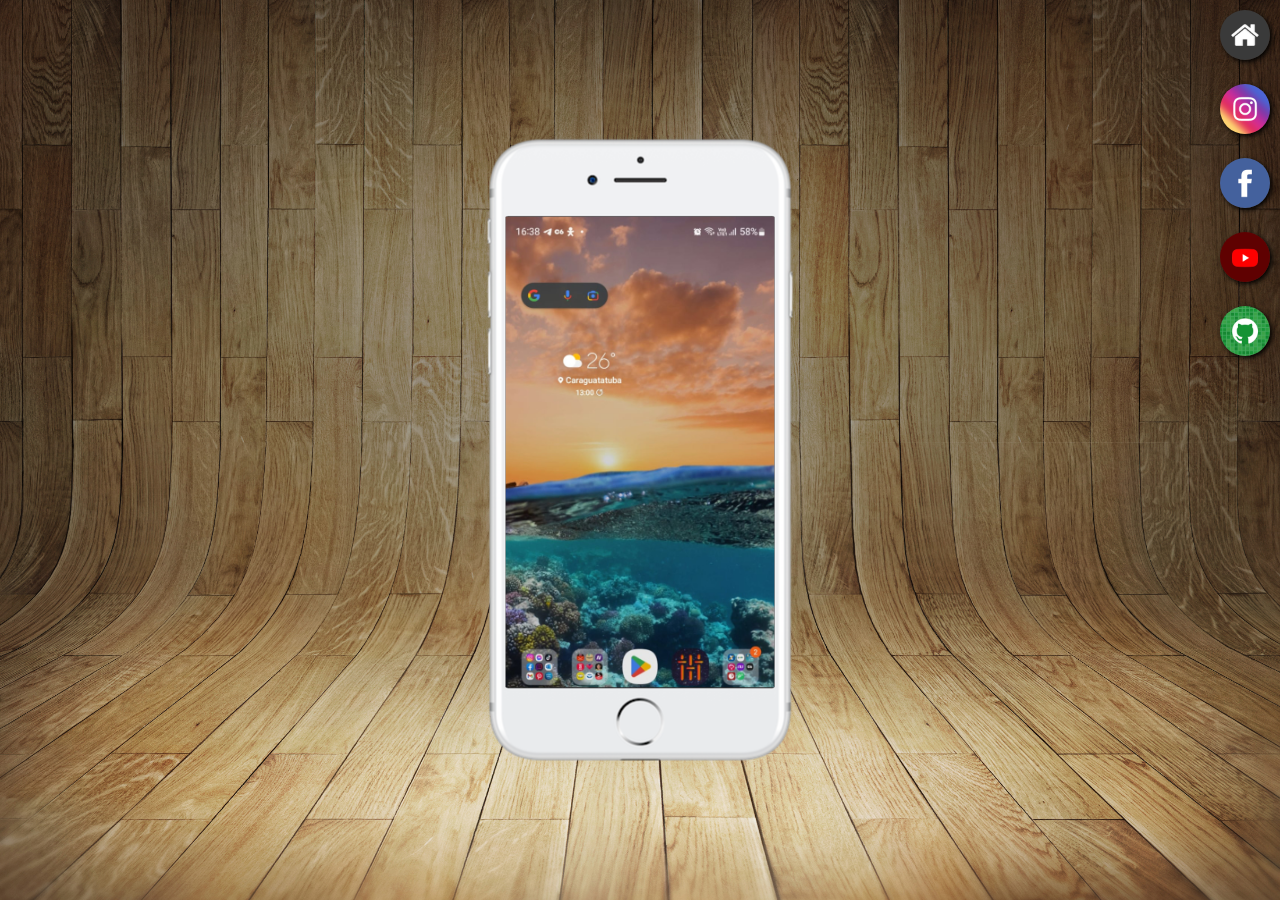
<file: index.html>
<!DOCTYPE html>
<html lang="pt-br">
<head>
    <meta charset="UTF-8">
    <meta http-equiv="X-UA-Compatible" content="IE=edge">
    <meta name="viewport" content="width=device-width, initial-scale=1.0">
    <link rel="shortcut icon" href="imagens/favicon.ico" type="image/x-icon">
    <link rel="stylesheet" href="estilos/style.css">
    <title>Projeto Redes-sheron</title>
</head>
<style>

</style>
<body>
    <main>
        <section id="telefone">
            <iframe src="home.html" name="tela" id="tela" 
            frameborder="0">
            Seu navegador não é compatil com isso!
        </iframe>
        </section>

        <section id="redes-sociais">
            <a href="home.html"  target="tela"><img src="imagens/logo-home.jpg" 
            alt="Home"></a><br>
             <a href="insta.html"  target="tela"><img src="imagens/logo-instagram.jpg" 
            alt="Instagram"></a><br>
            <a href="face.html"  target="tela"> <img src="imagens/logo-facebook.jpg" 
            alt="facebook"></a><br>
            <a href="You.html"  target="tela"> <img src="imagens/logo-youtube.jpg" 
            alt="Youtube"></a> <br>
            <a href="git.html"  target="tela"> <img src="imagens/logo-github.jpg" 
            alt="logo-github"></a>  

        </section>
    </main>
    
</body>
</html>
</file>
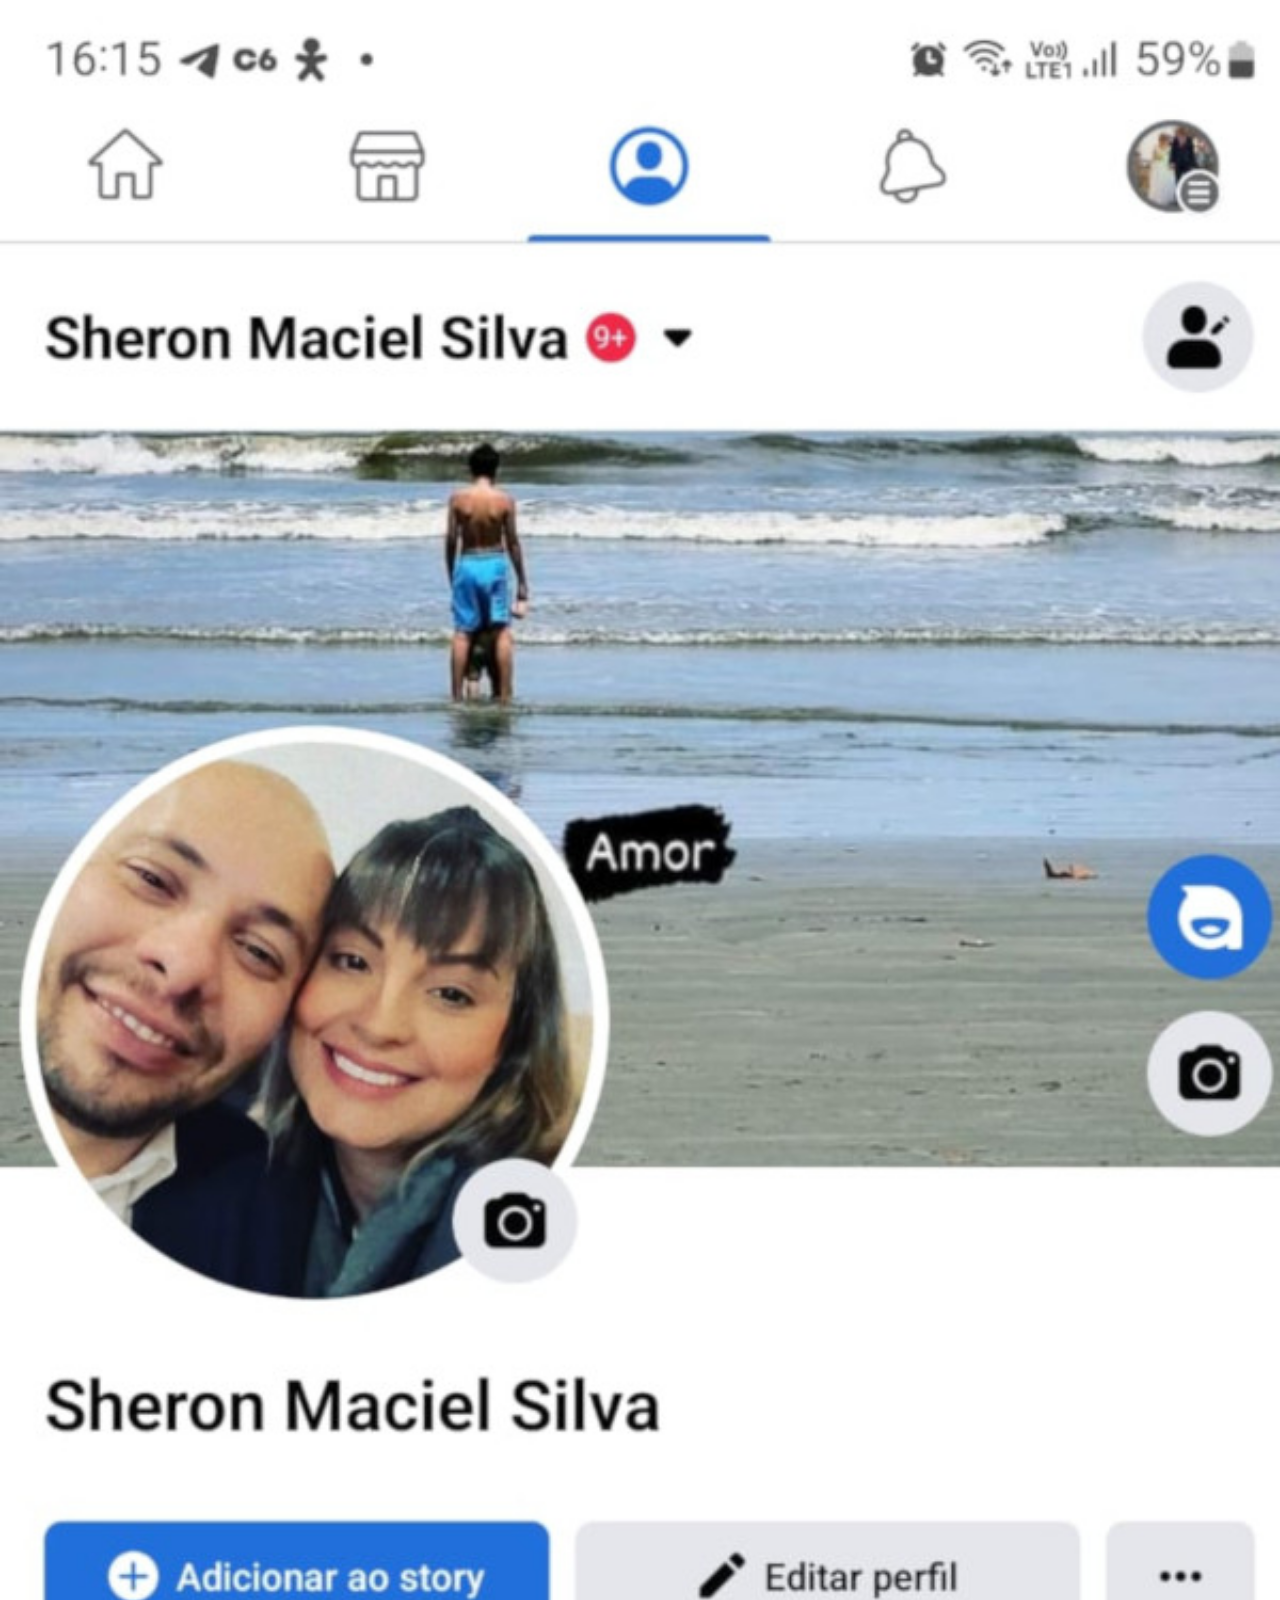
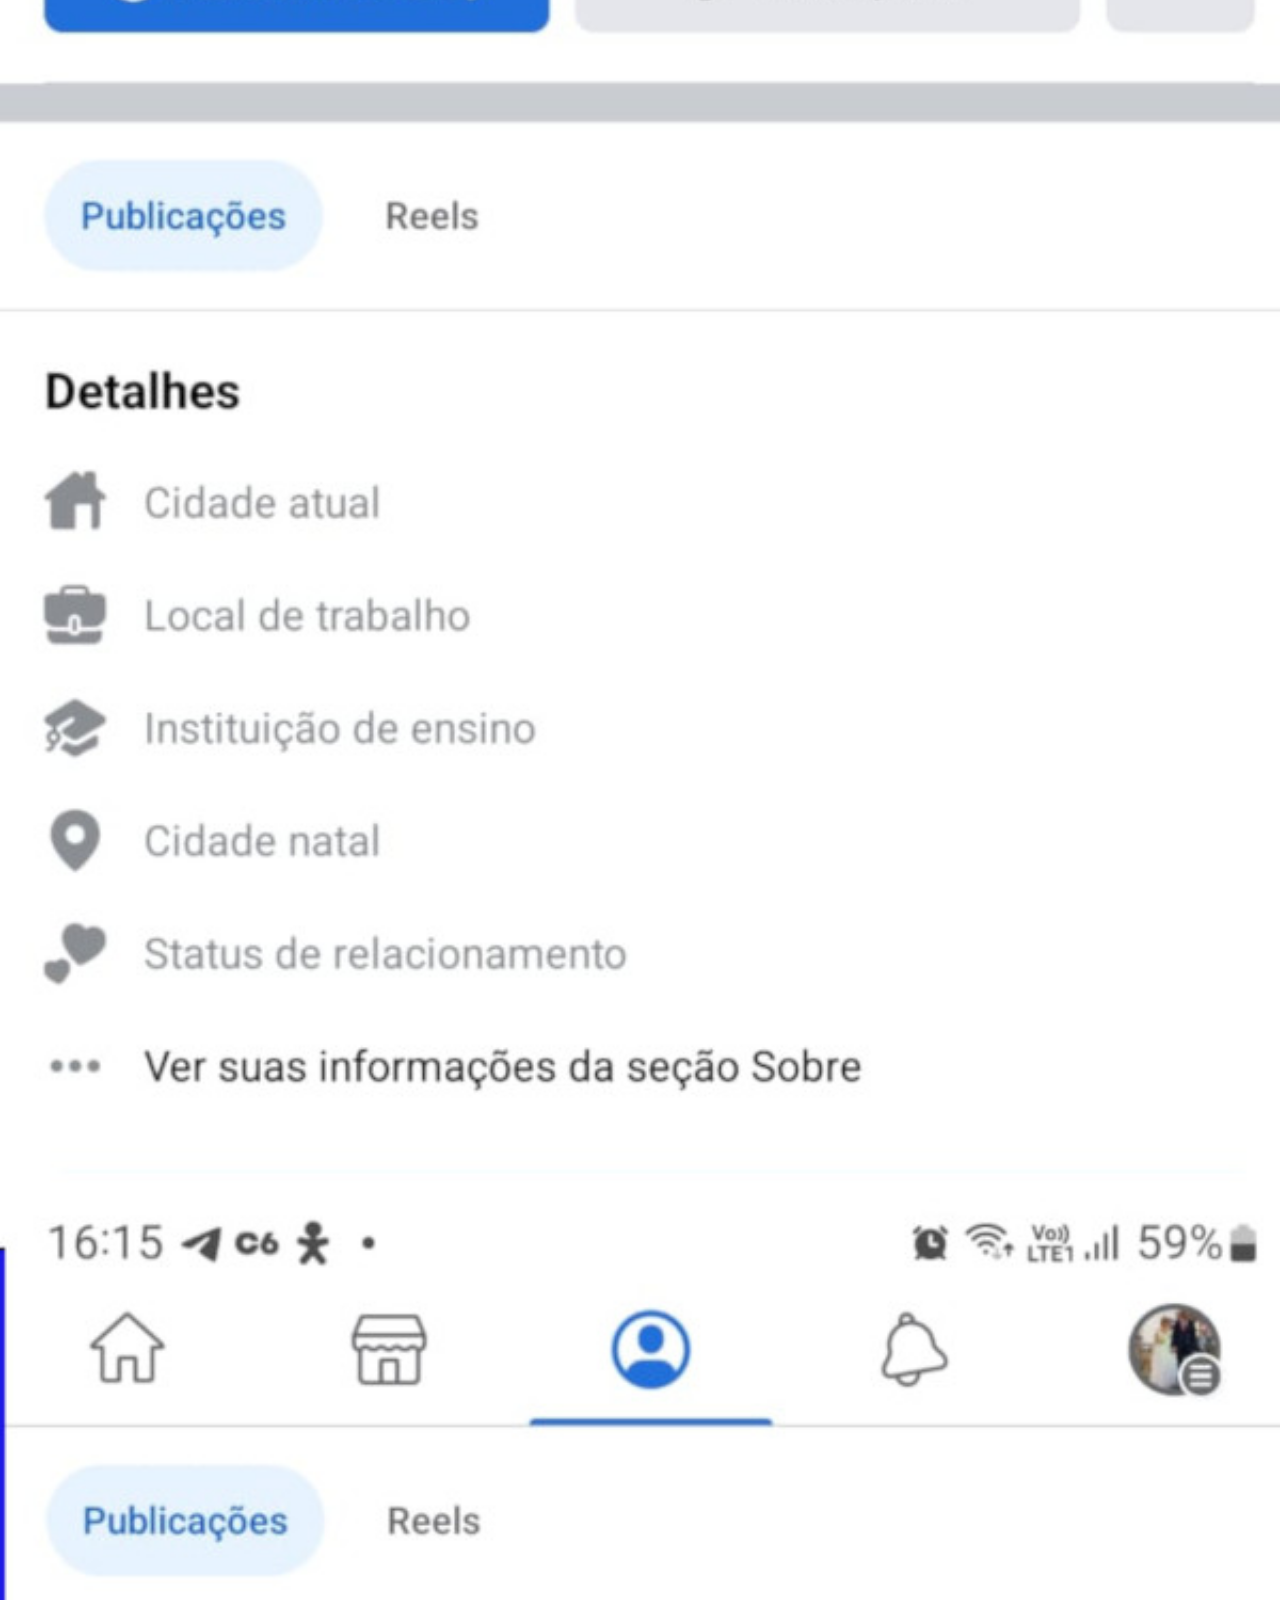
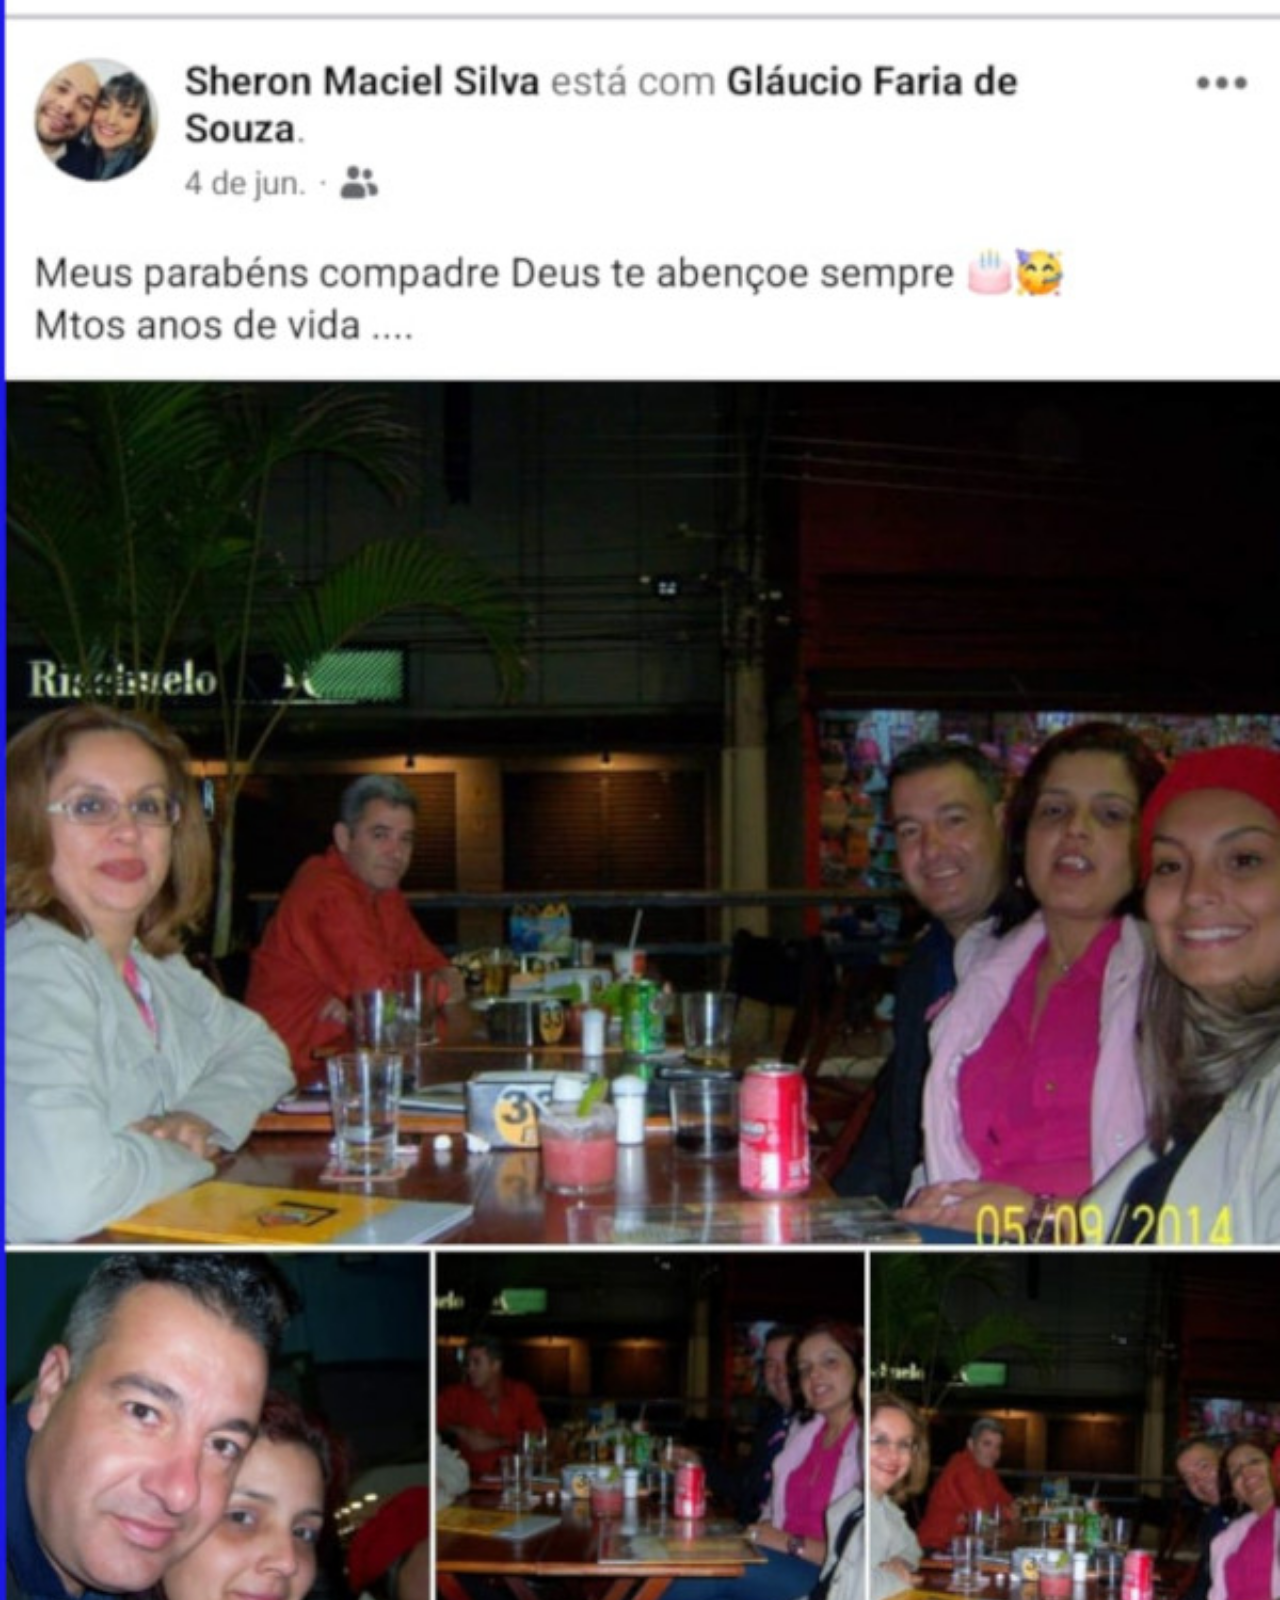
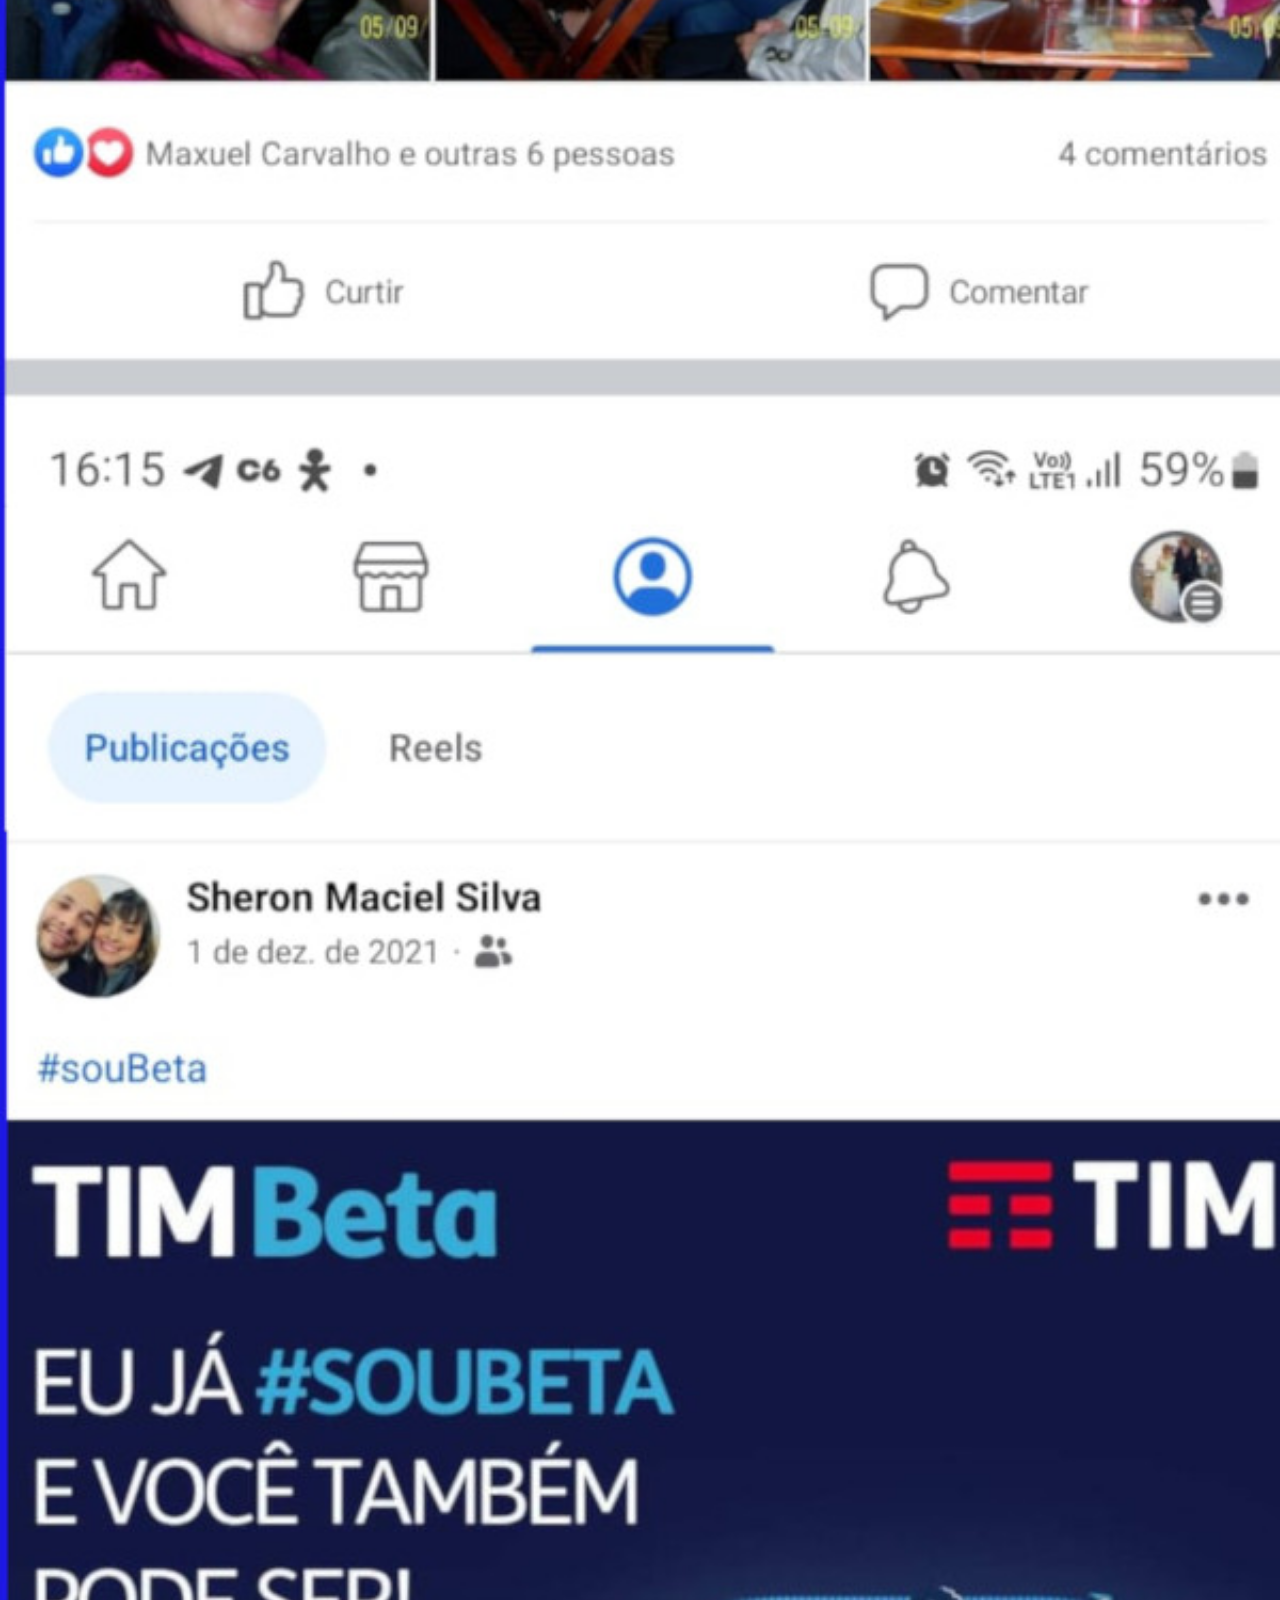
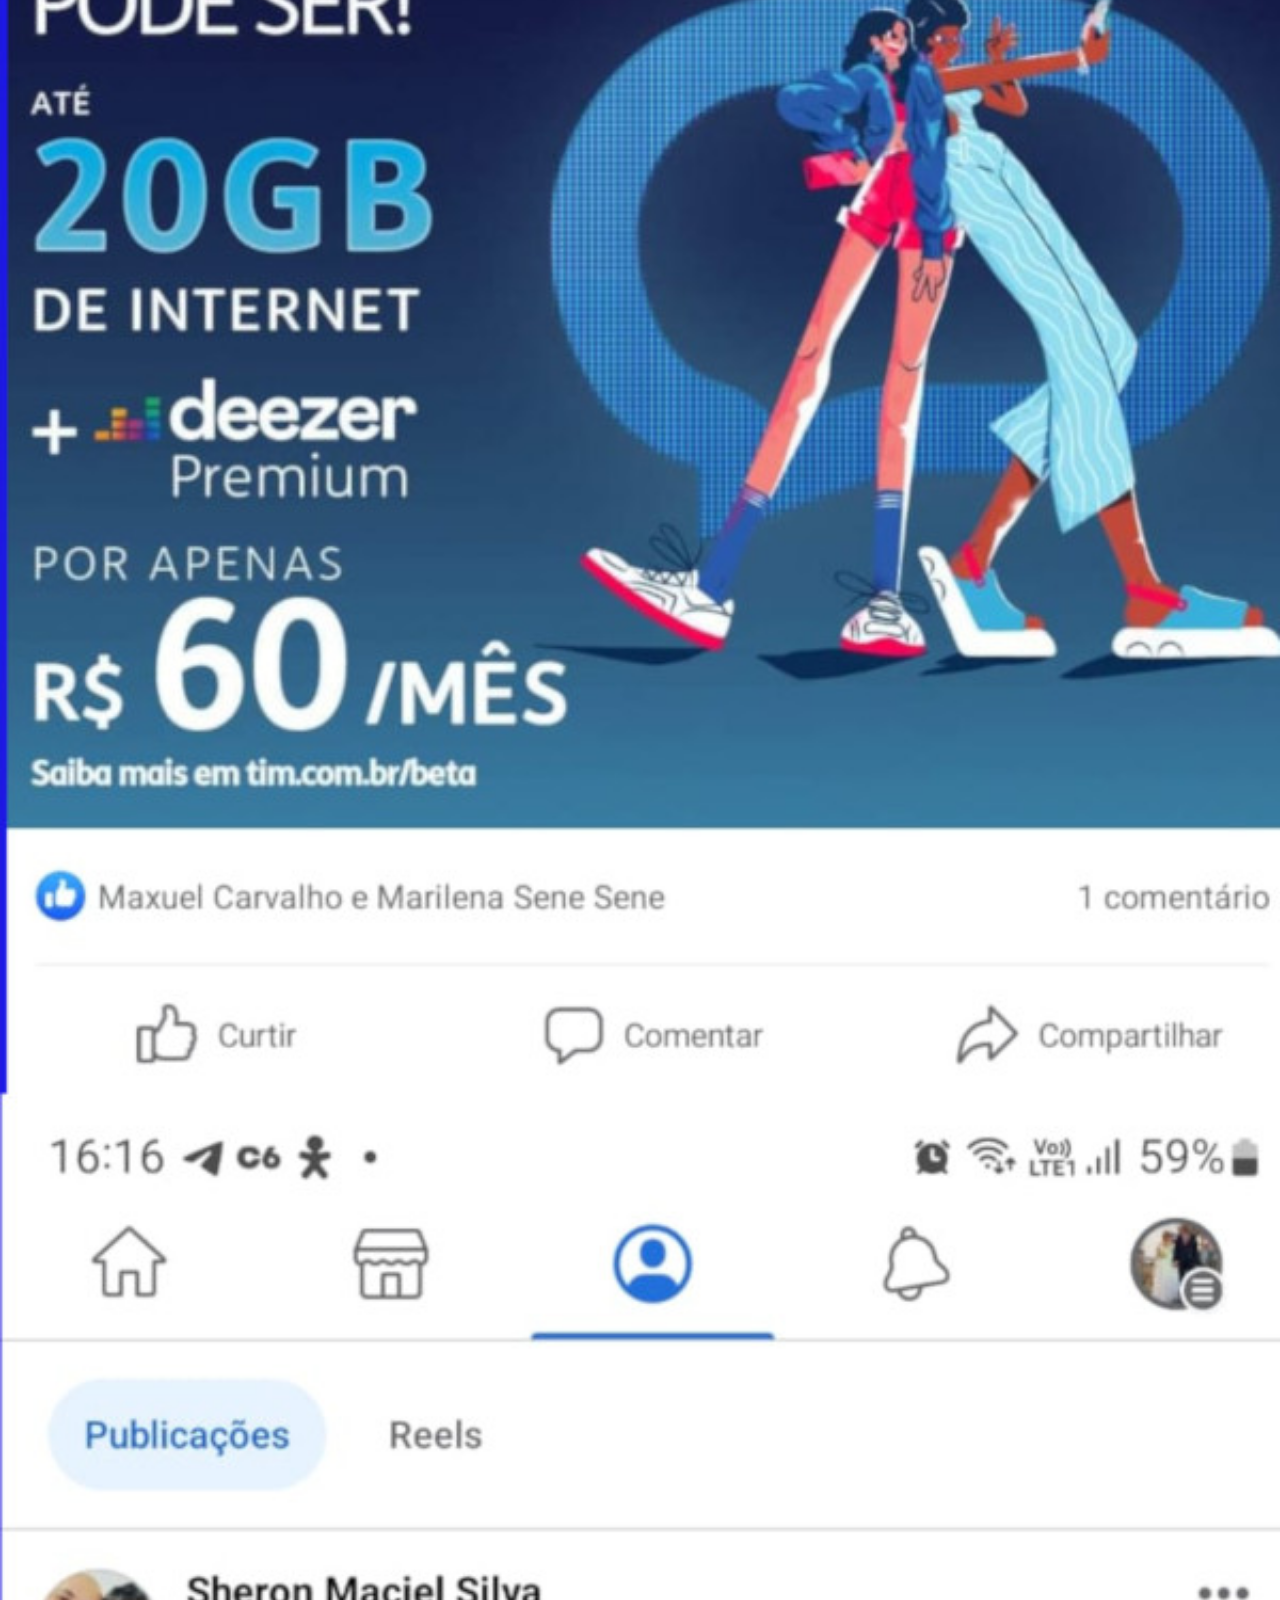
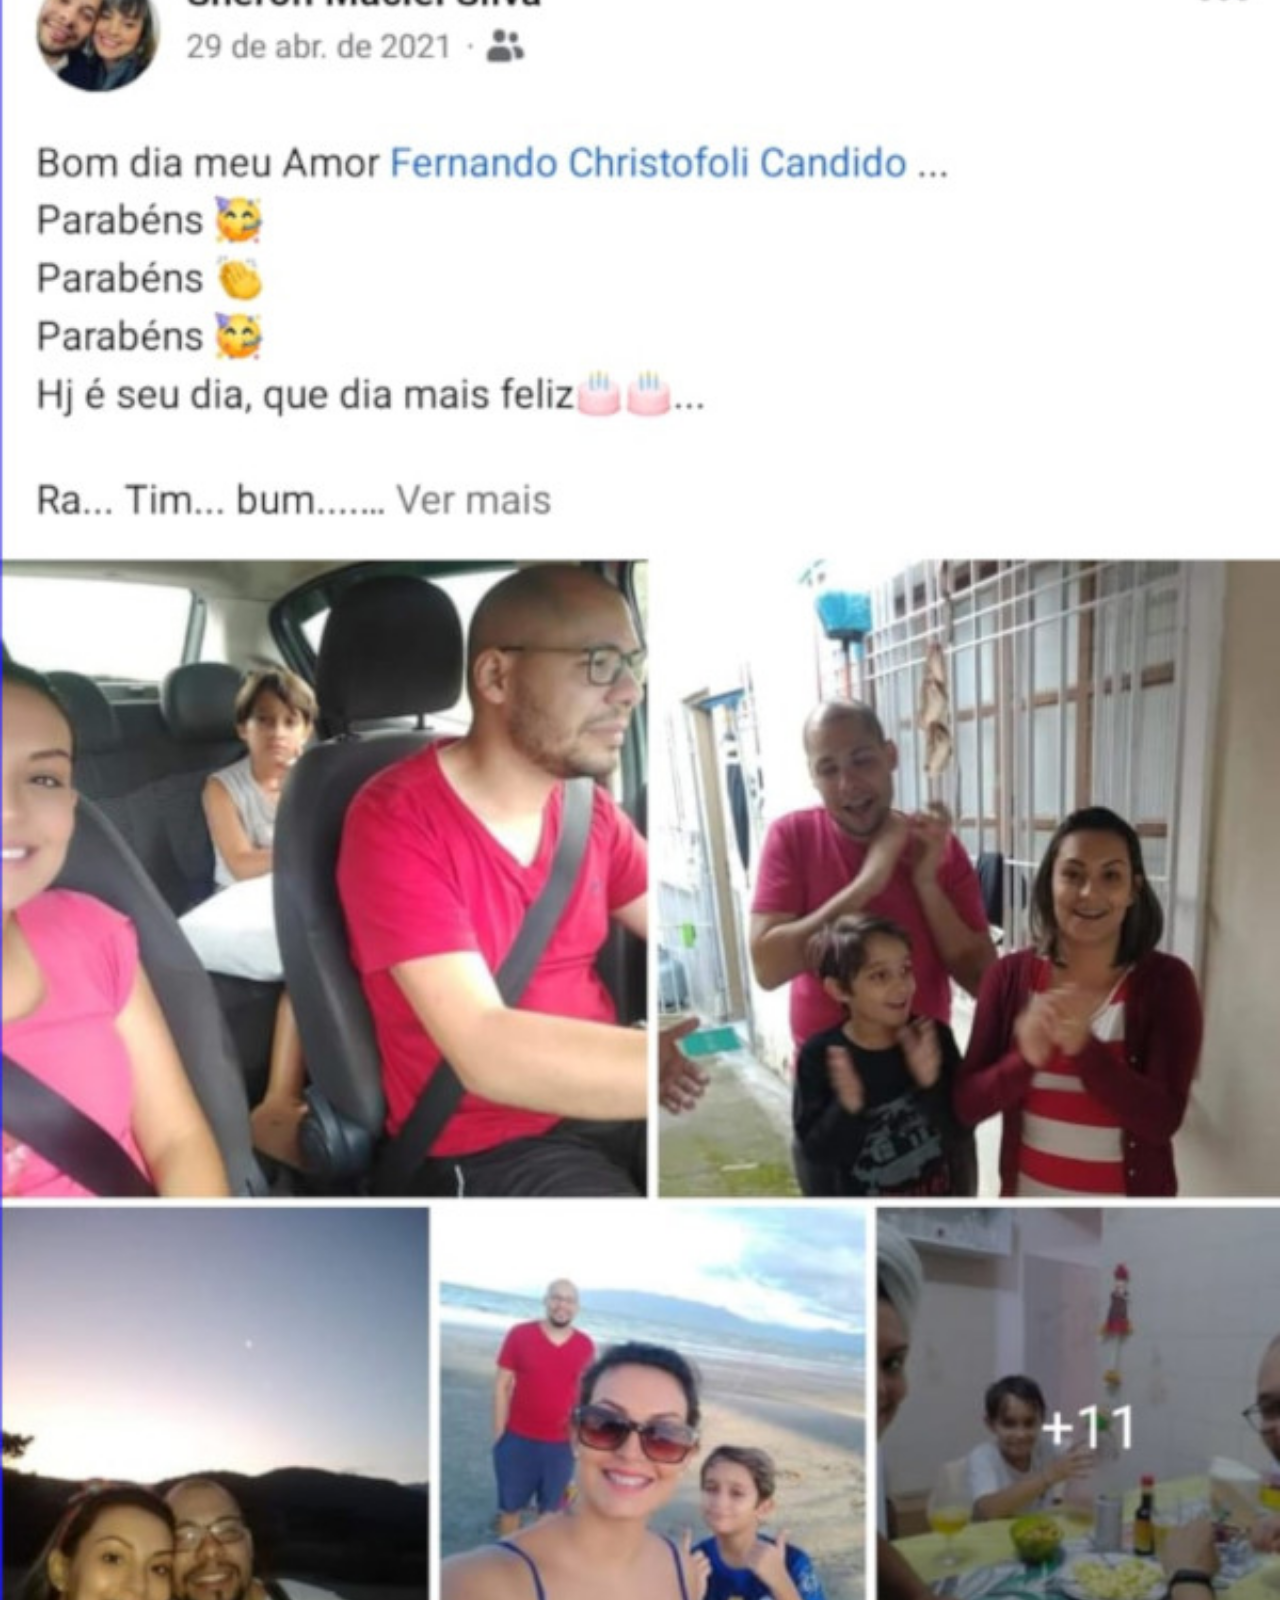
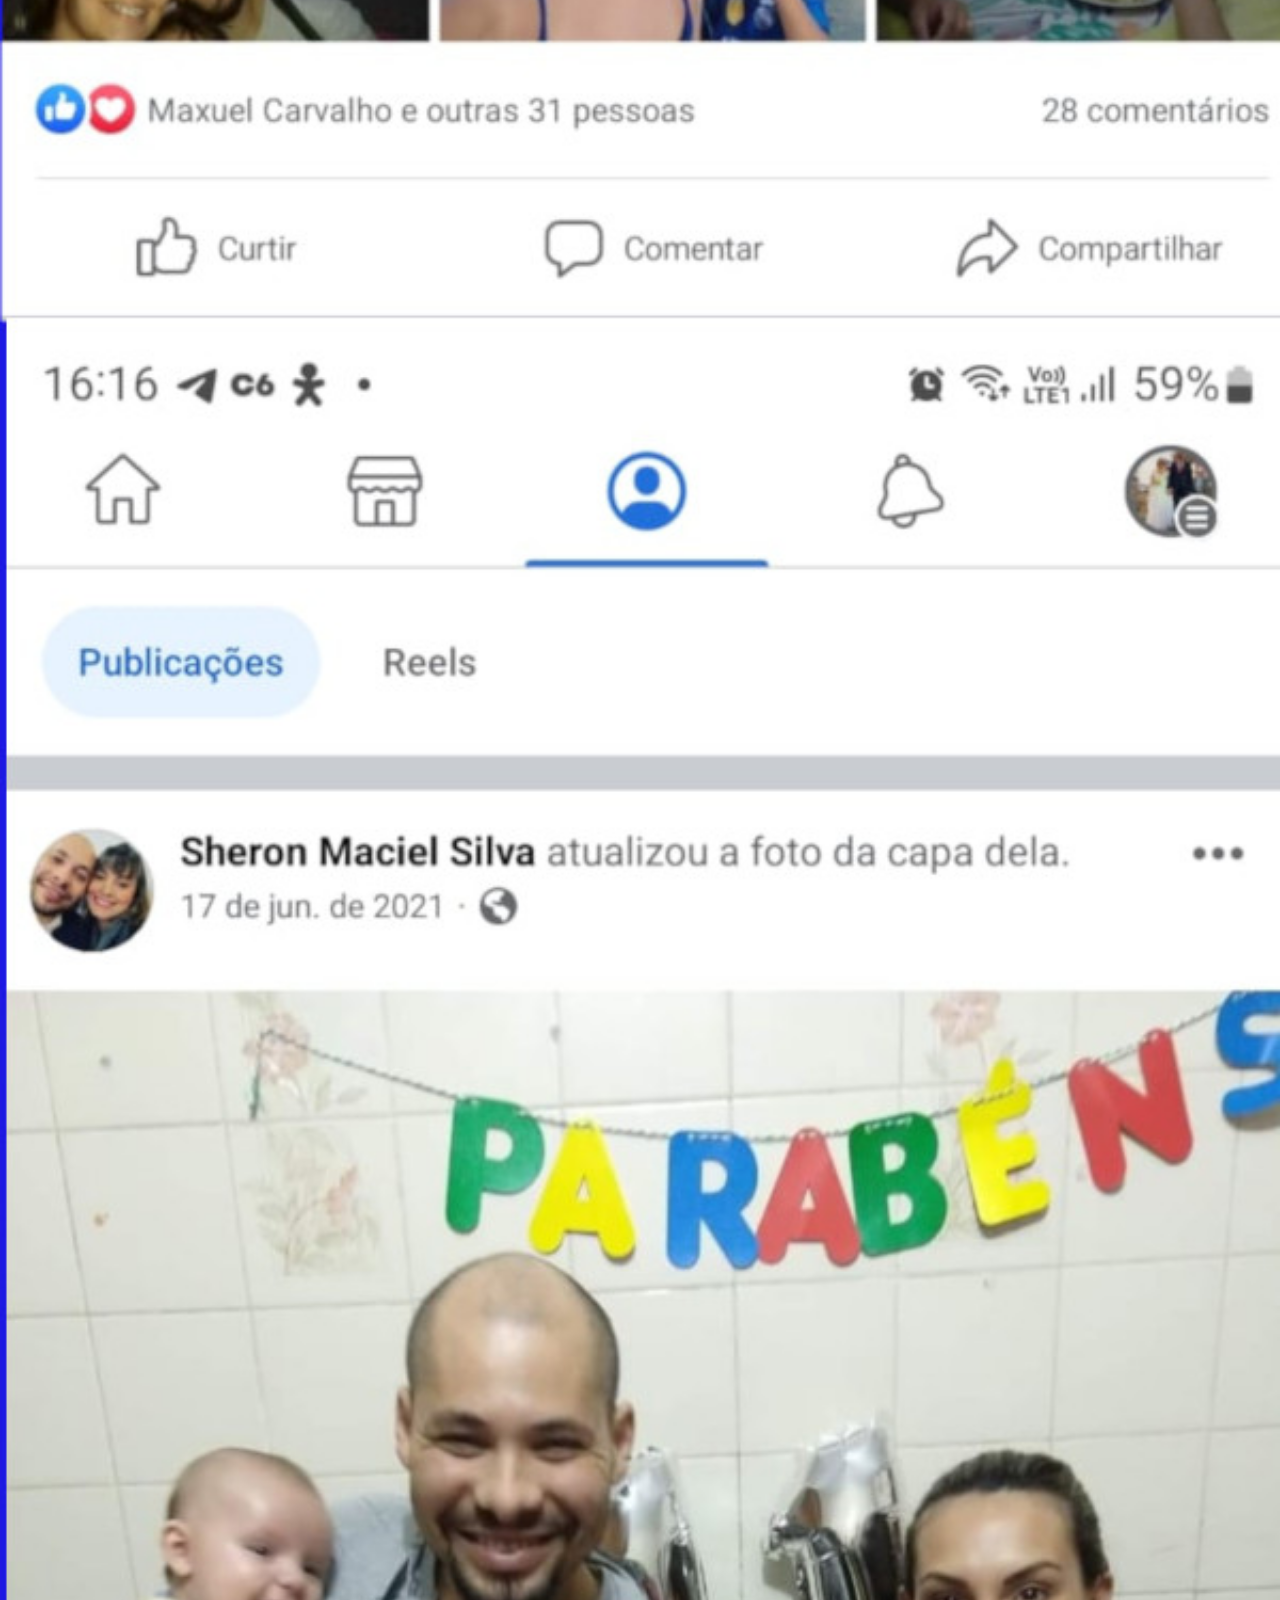
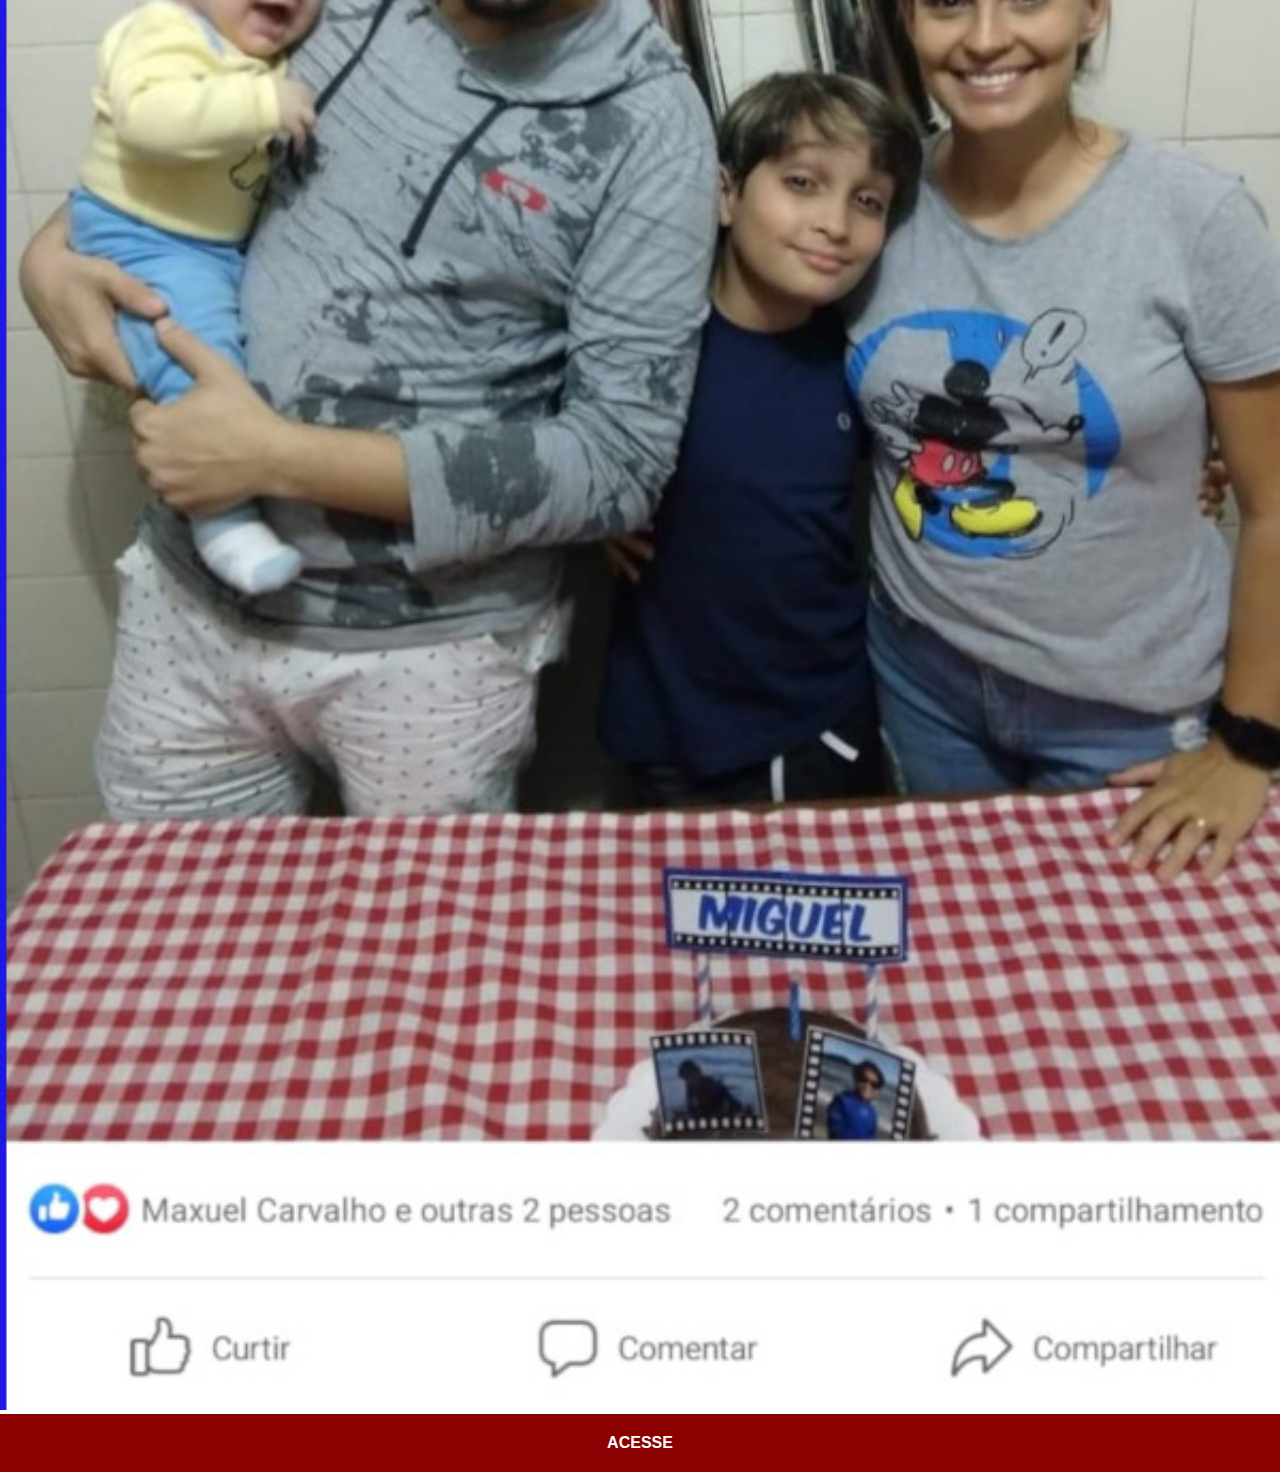
<file: face.html>
<!DOCTYPE html>
<html lang="pt-br">
<head>
    <meta charset="UTF-8">
    <meta http-equiv="X-UA-Compatible" content="IE=edge">
    <meta name="viewport" content="width=device-width, initial-scale=1.0">
    <title>Facebook</title>
    <link rel="stylesheet" href="estilos/social.css">
</head>
<body>
    <img src="imagens/tela-face.jpg" alt="Facebook">
    <a href="https://www.facebook.com/" target="_blank">ACESSE</a>
</body>
</html>
</file>
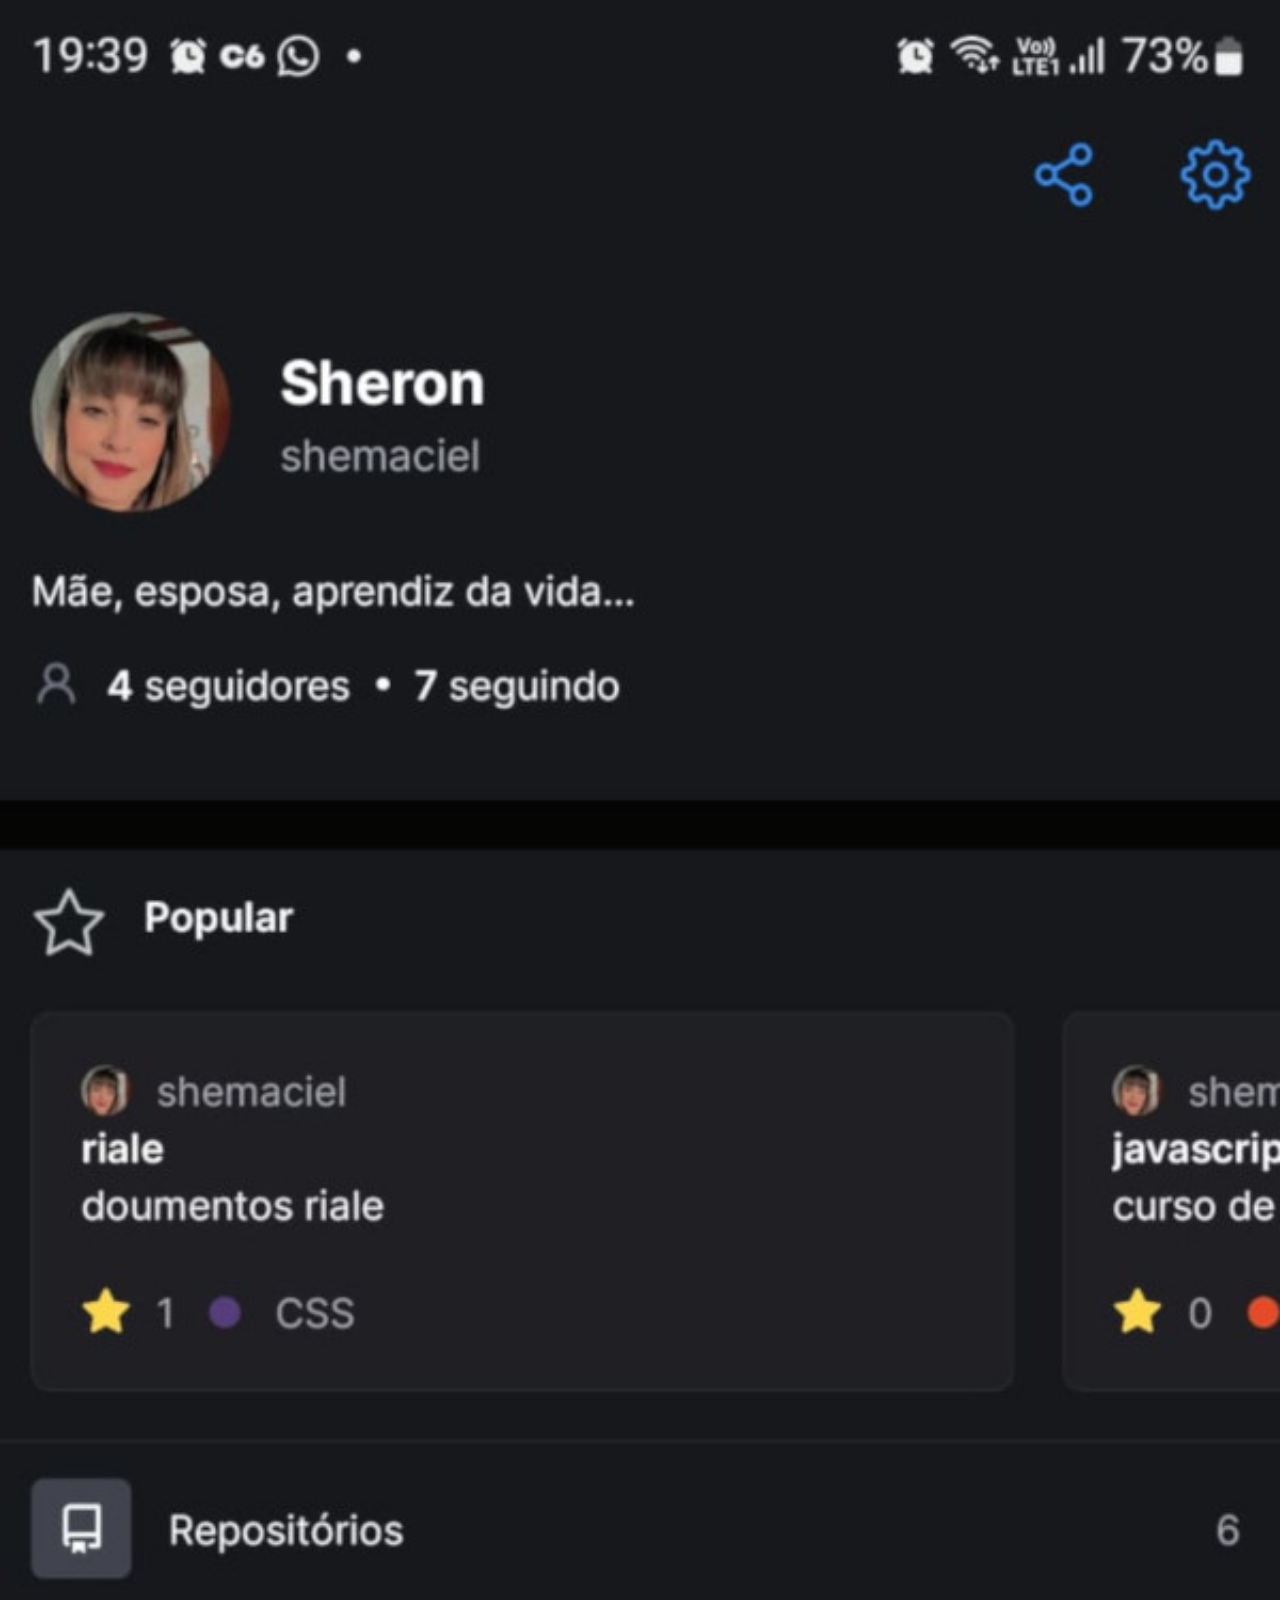
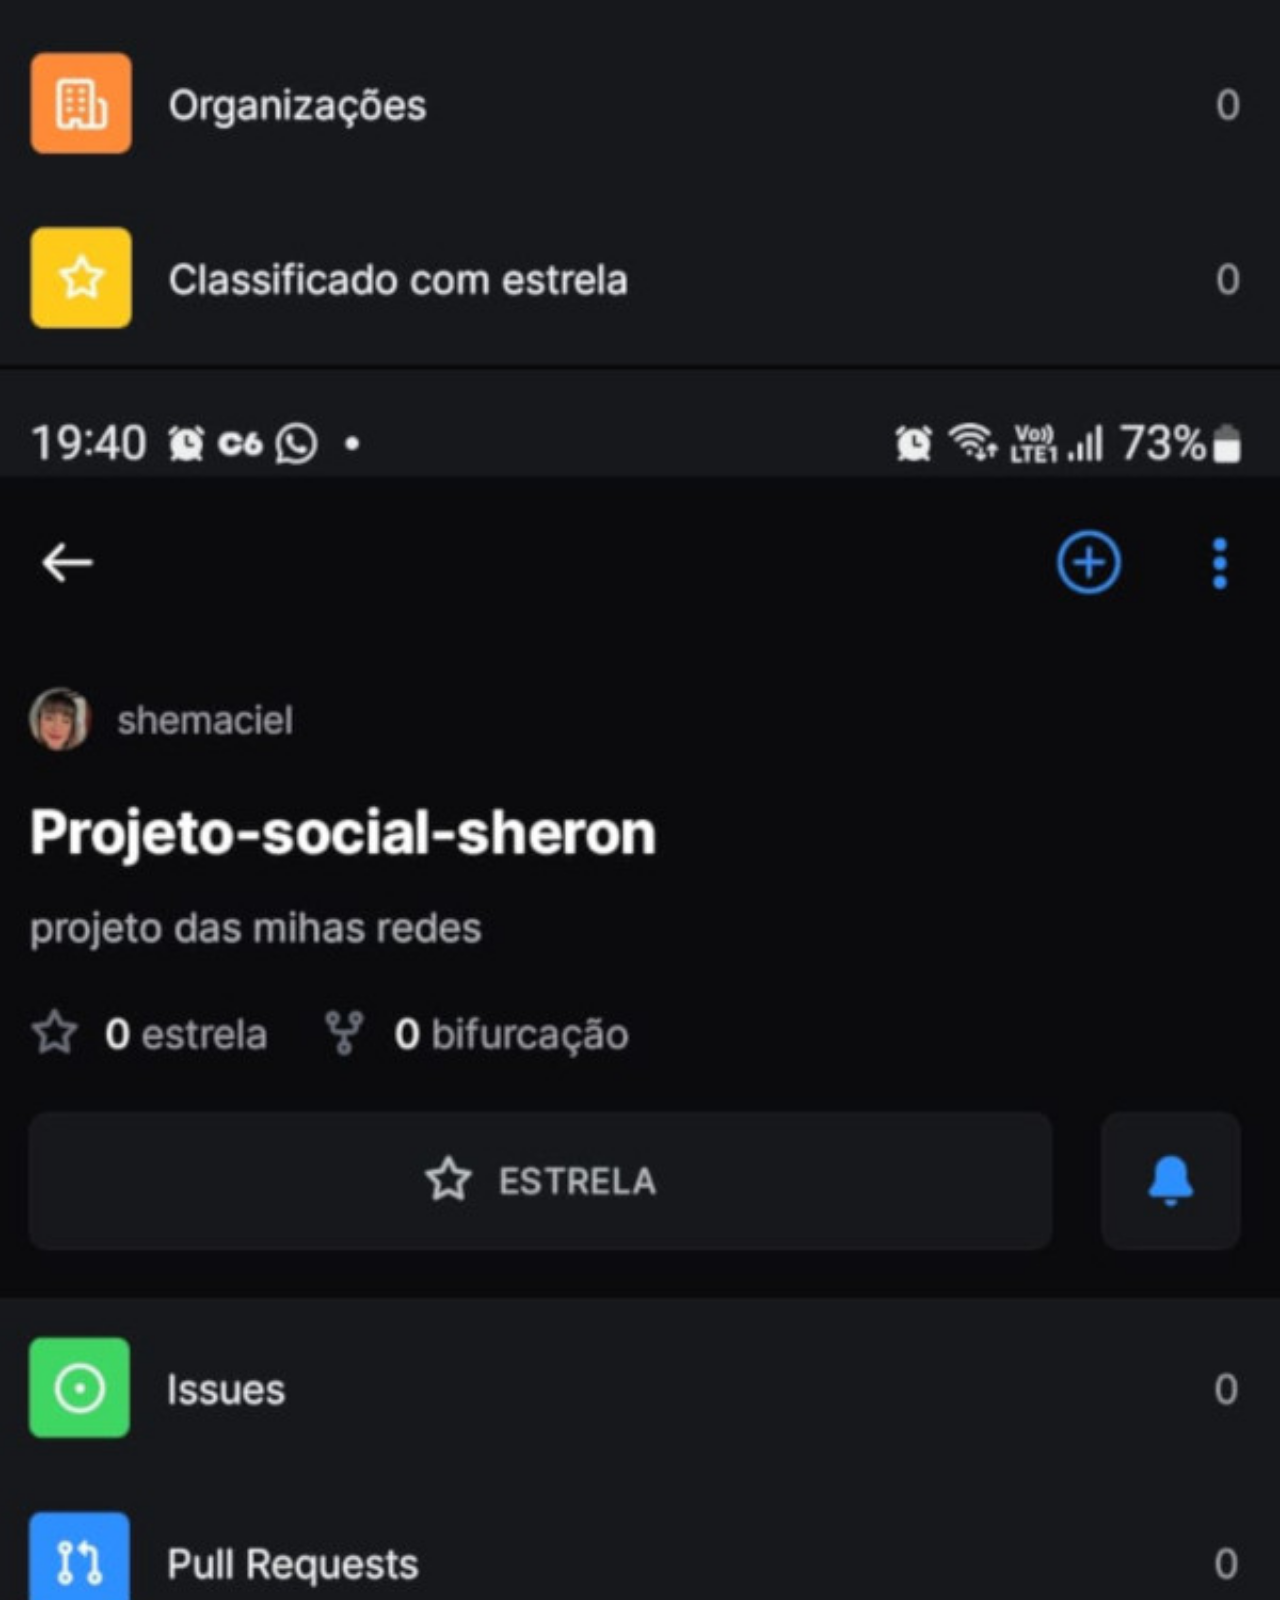
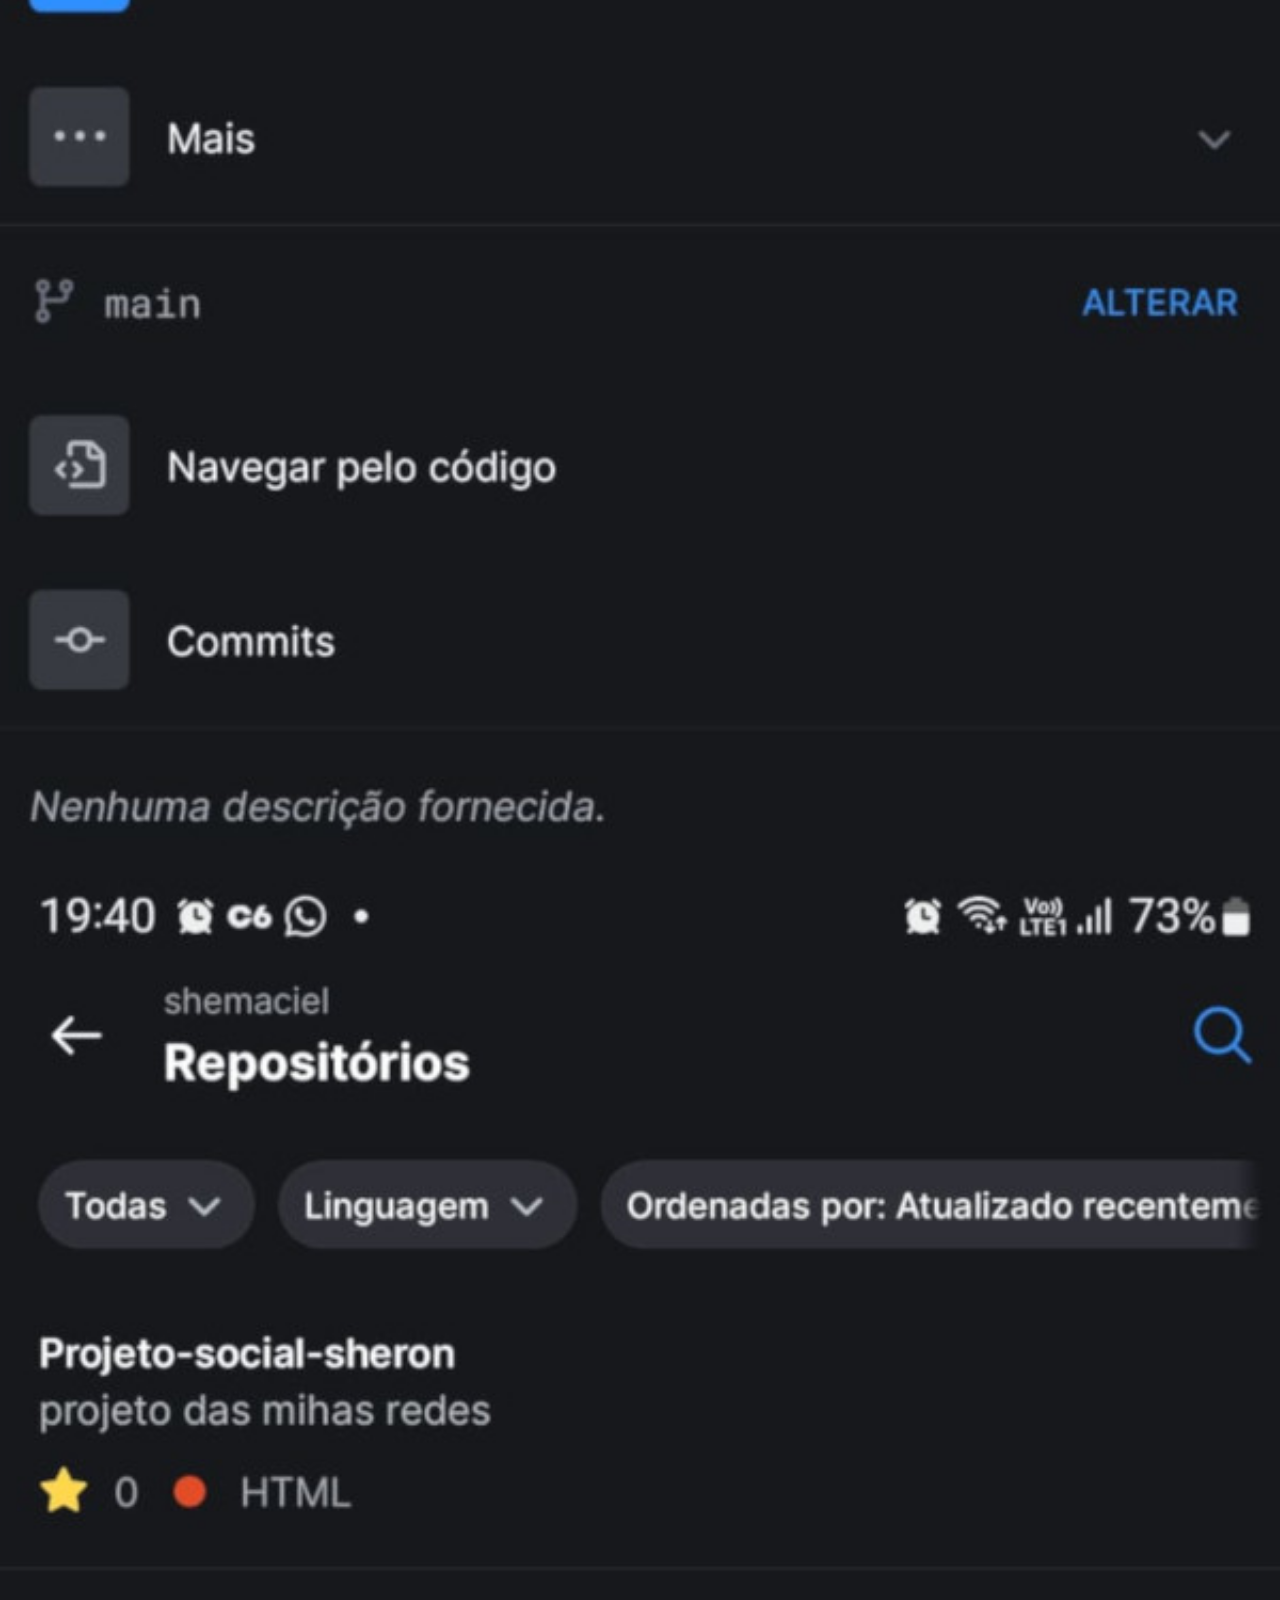
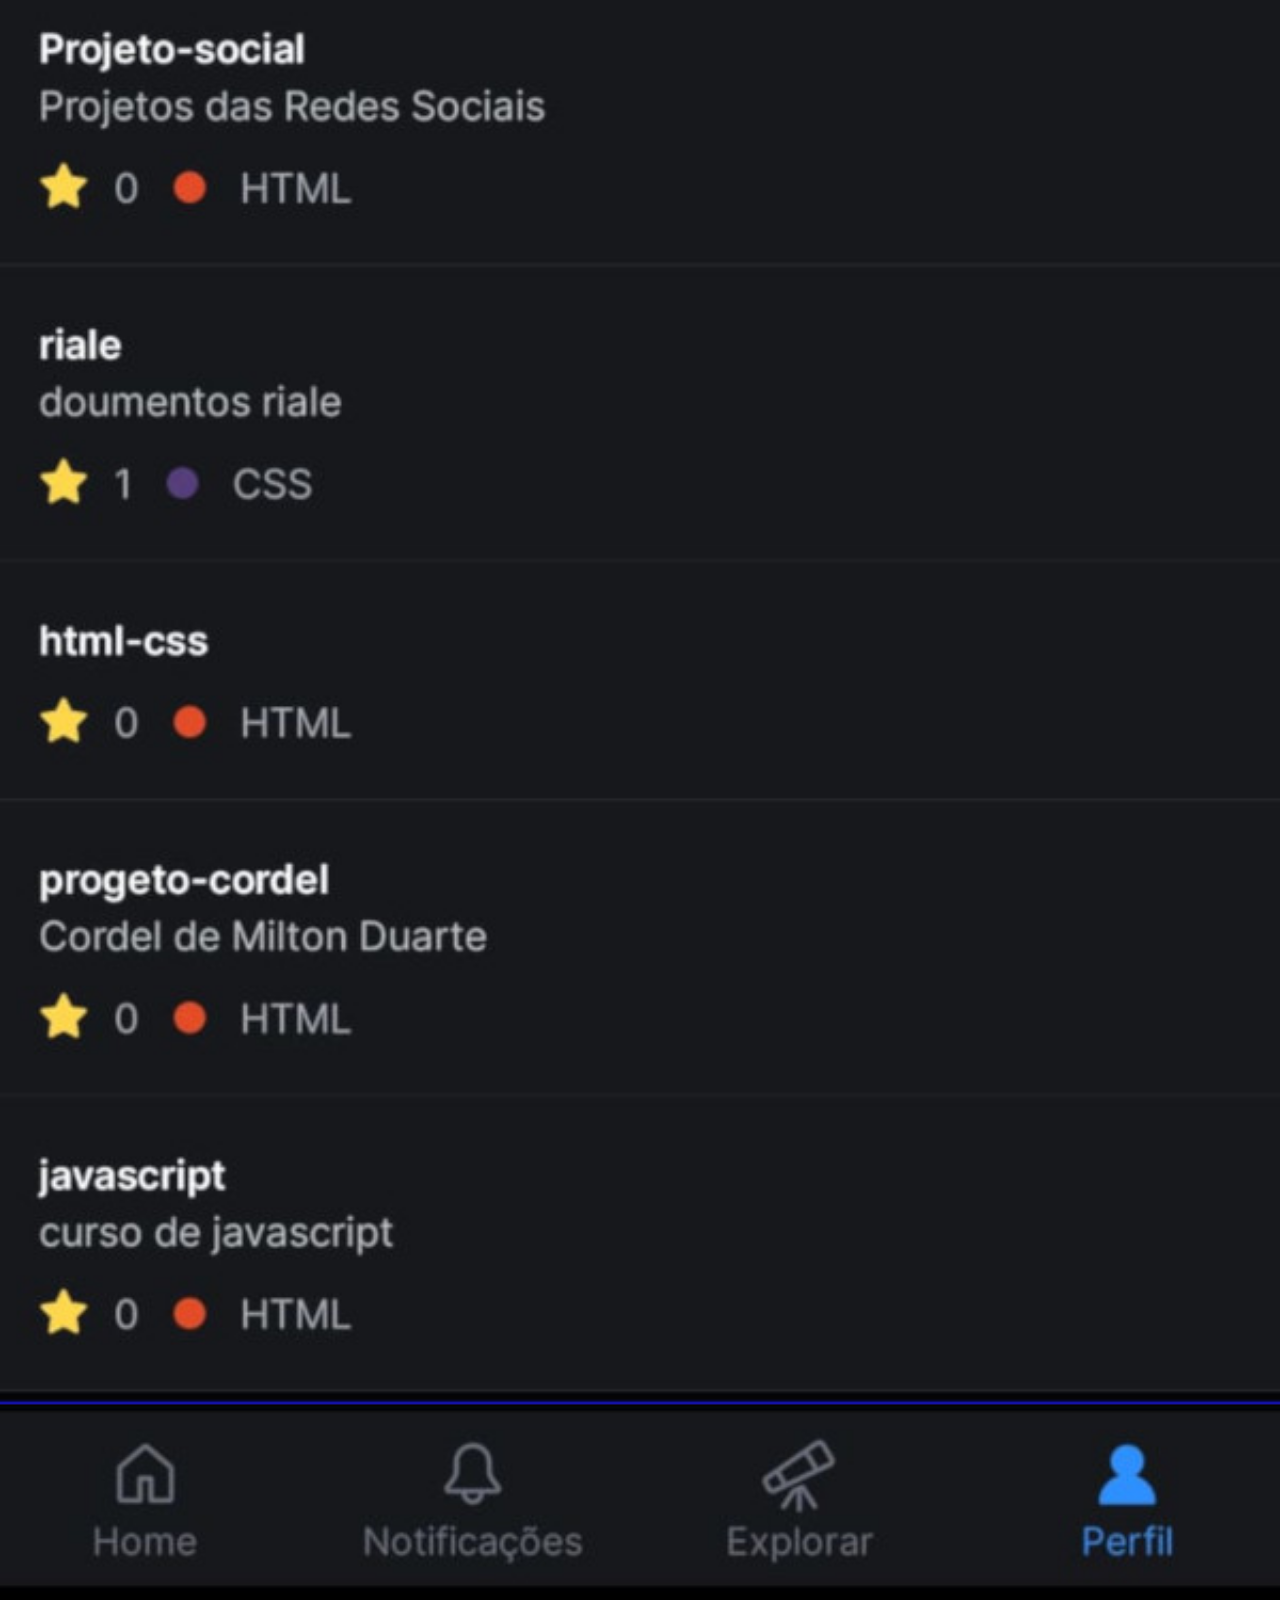
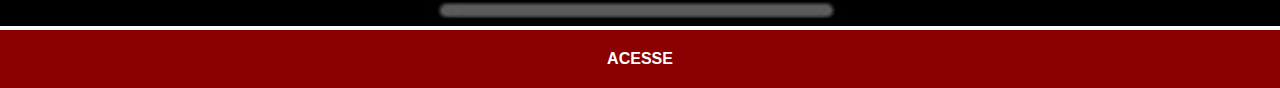
<file: git.html>
<!DOCTYPE html>
<html lang="pt-br">
<head>
    <meta charset="UTF-8">
    <meta http-equiv="X-UA-Compatible" content="IE=edge">
    <meta name="viewport" content="width=device-width, initial-scale=1.0">
    <title>Github</title>
    <link rel="stylesheet" href="estilos/social.css">

</head>

<body>
    <img src="imagens/tela github.jpg" alt="Github">
    <a href="https://github.com/shemaciel" target="_blank">ACESSE</a>
</body>
</html>
</file>
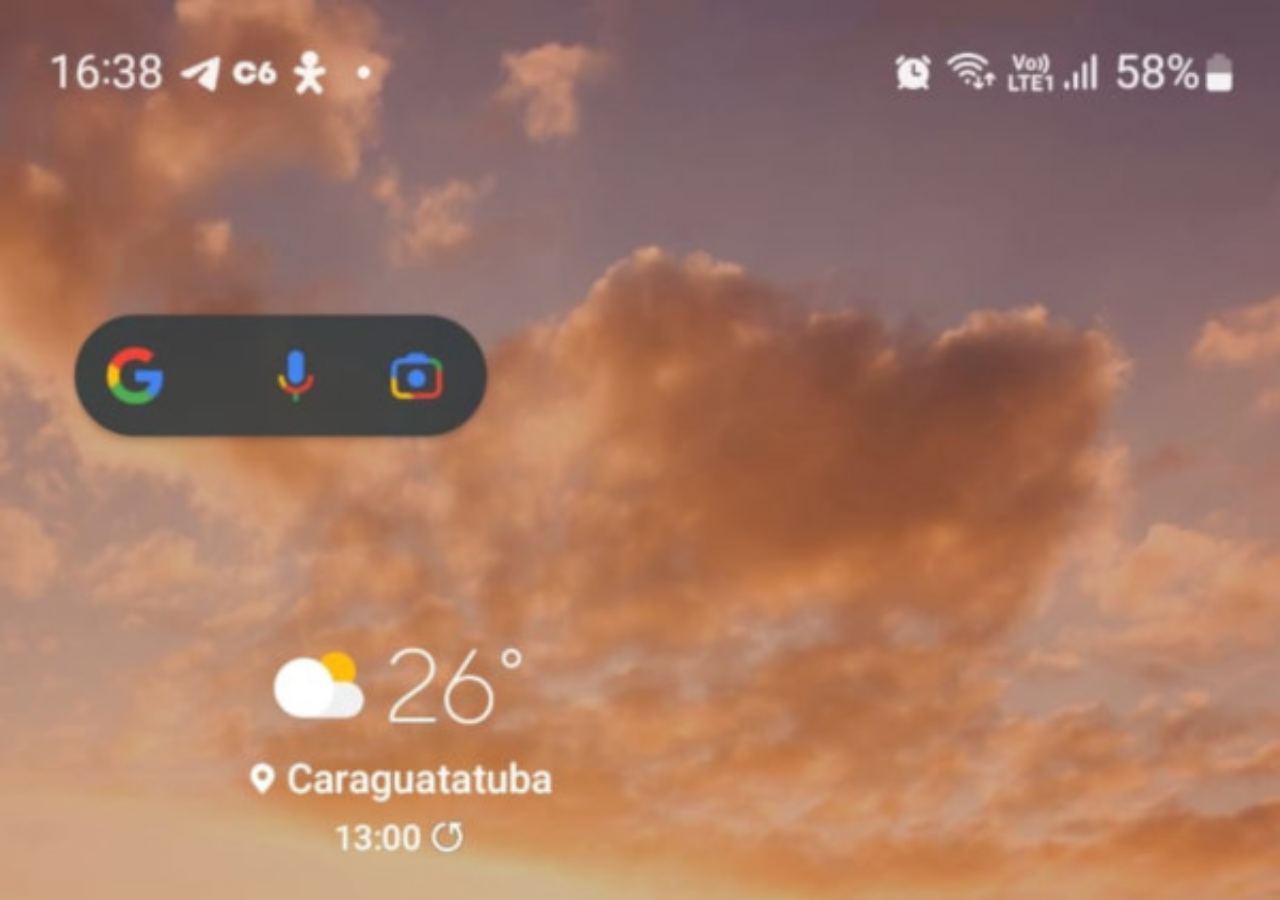
<file: home.html>
<!DOCTYPE html>
<html lang="pt-br">
<head>
    <meta charset="UTF-8">
    <meta http-equiv="X-UA-Compatible" content="IE=edge">
    <meta name="viewport" content="width=device-width, initial-scale=1.0">
    <title>Home</title>

</head>
<style>
    *{ 
        margin: 0px;
        padding: 0px;

    }

    body{
        width: 100%;
        height: 100%;
        background: black url('imagens/tela\ home1.jpg') no-repeat top center;
        background-size: cover;

    }
</style>
<body>
    
</body>
</html>
</file>
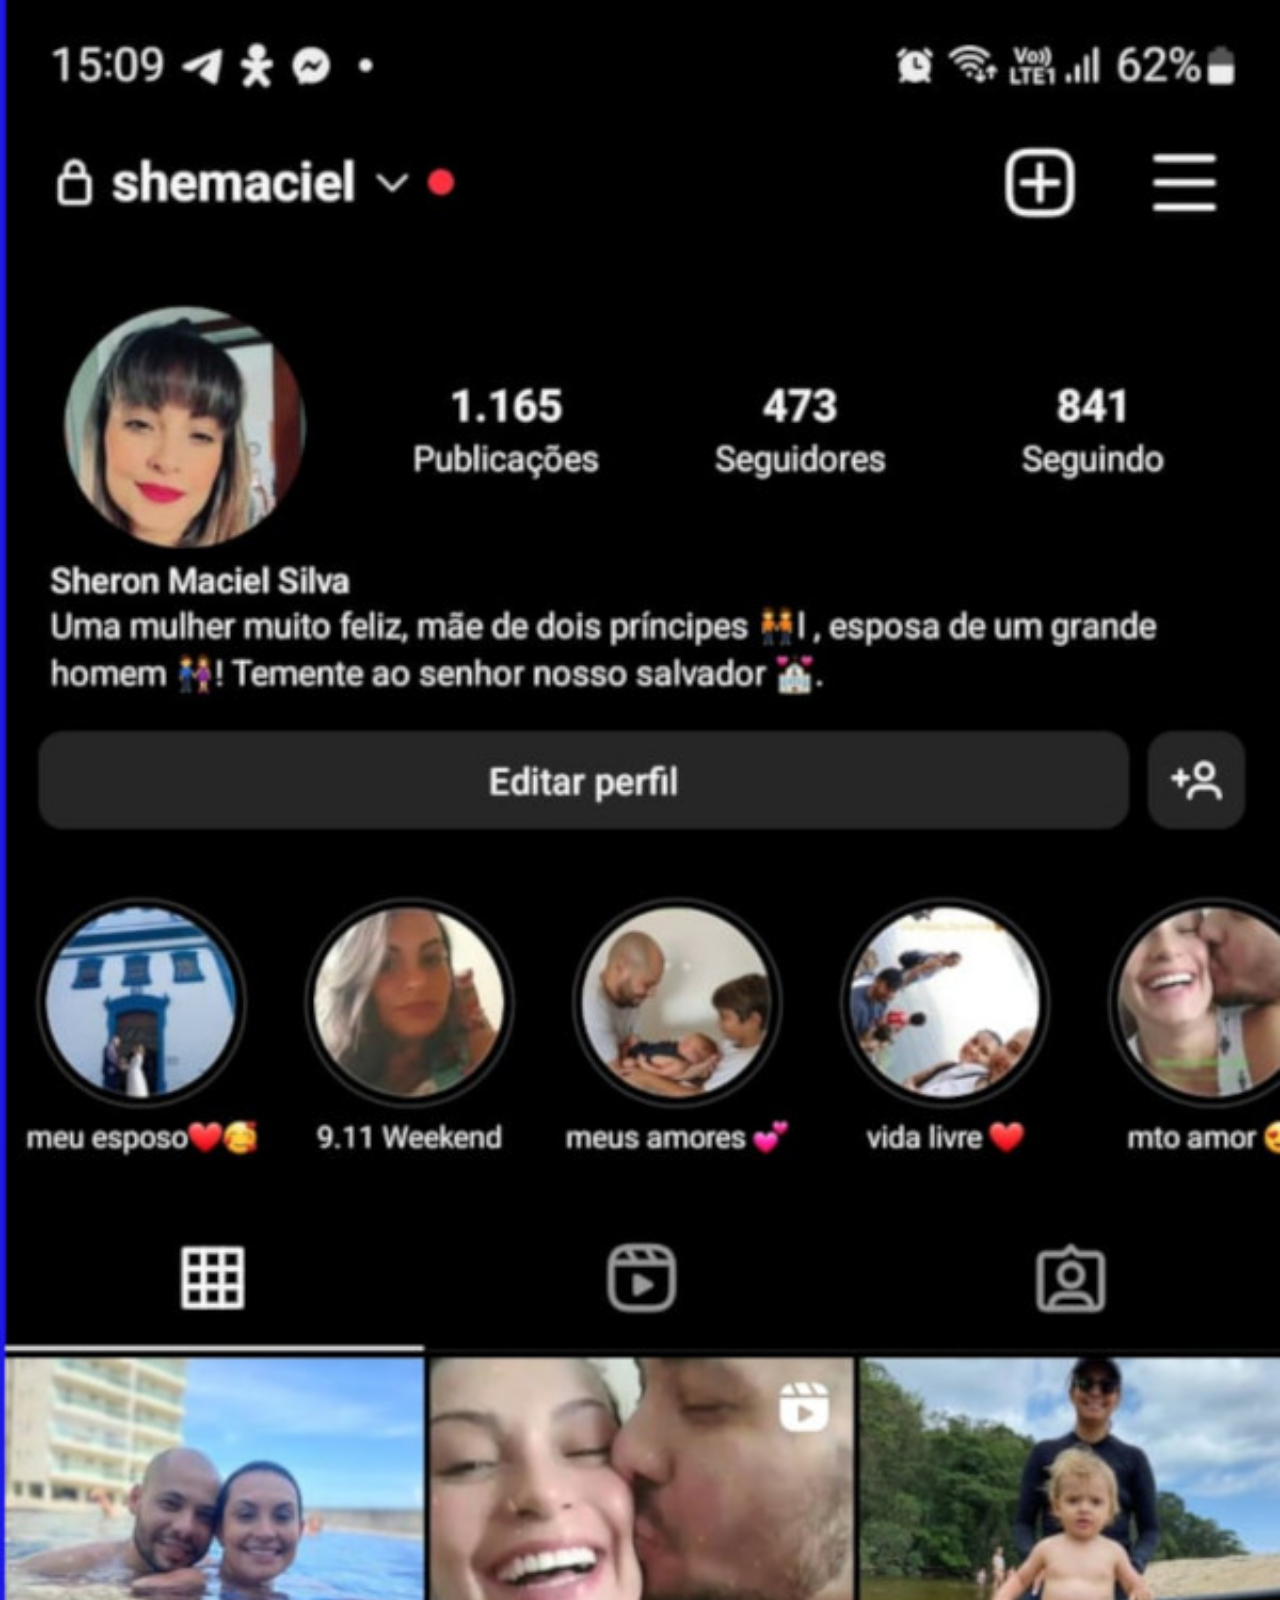
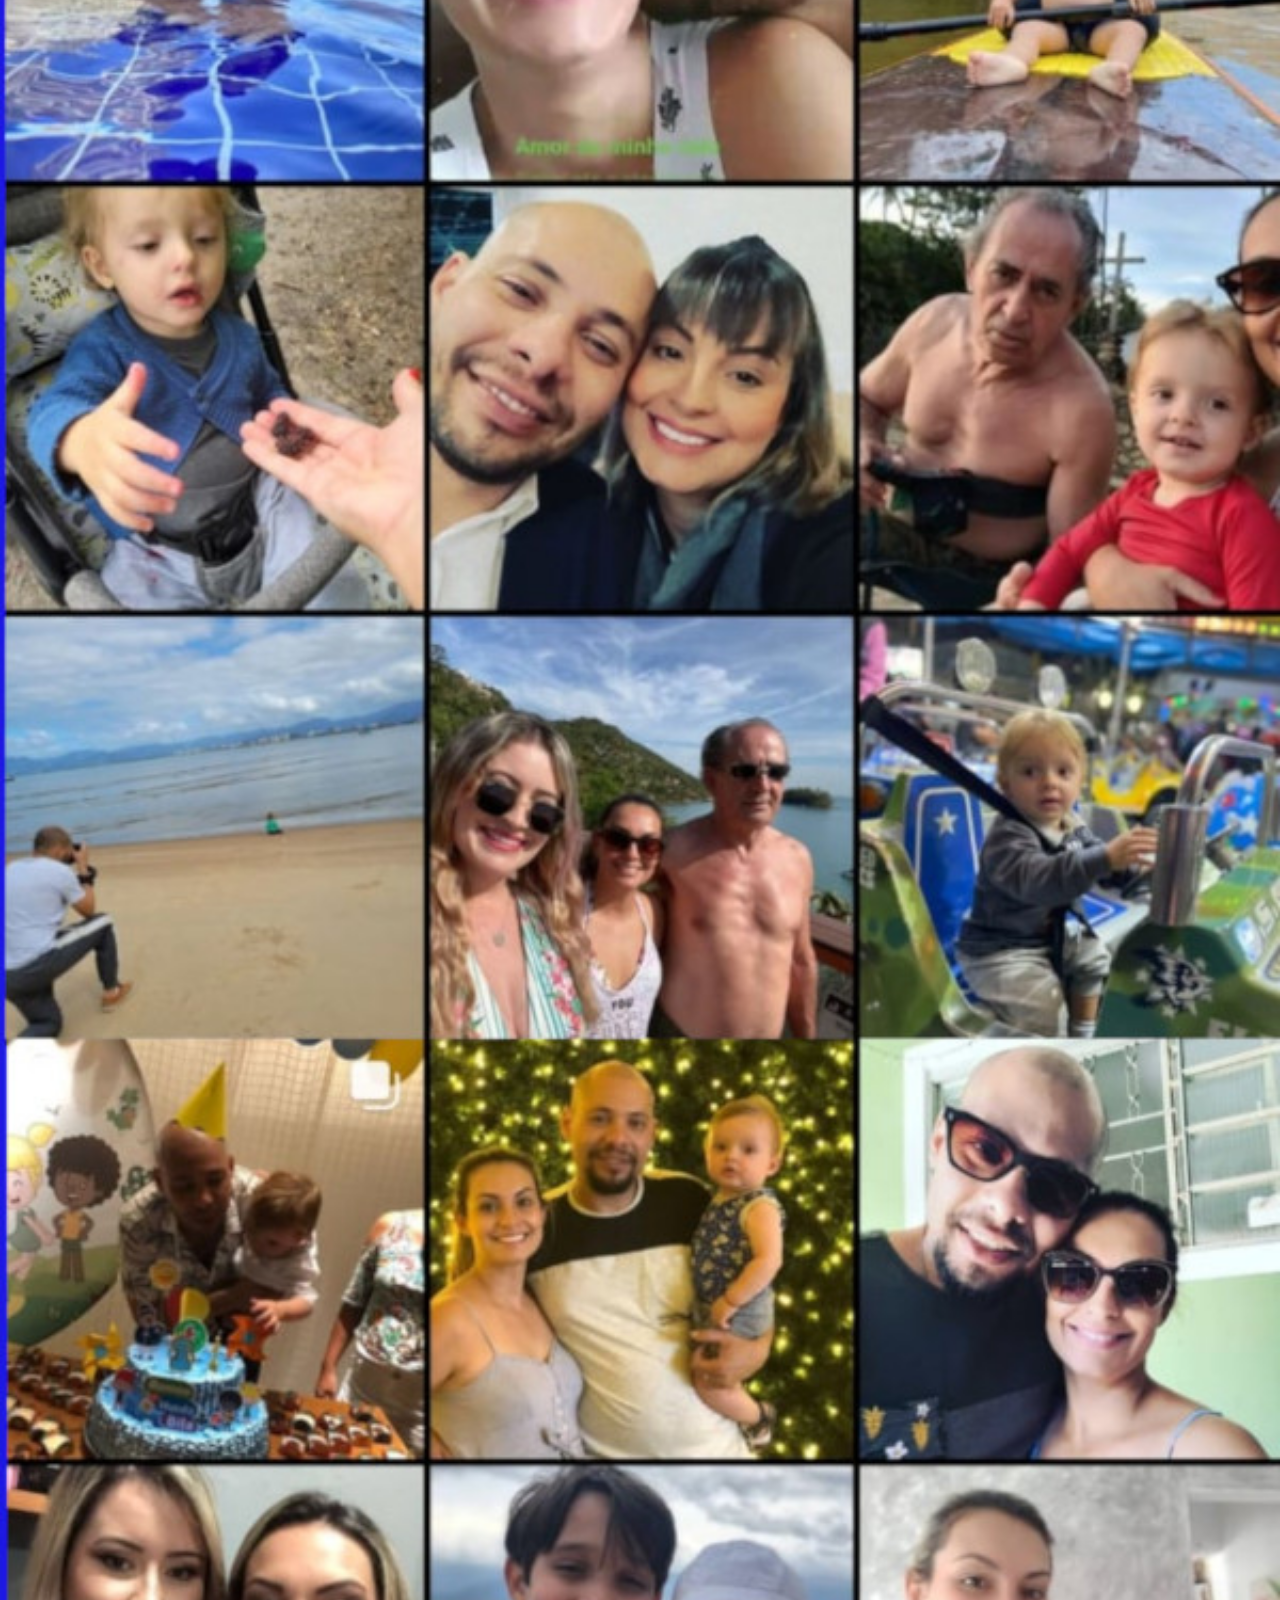
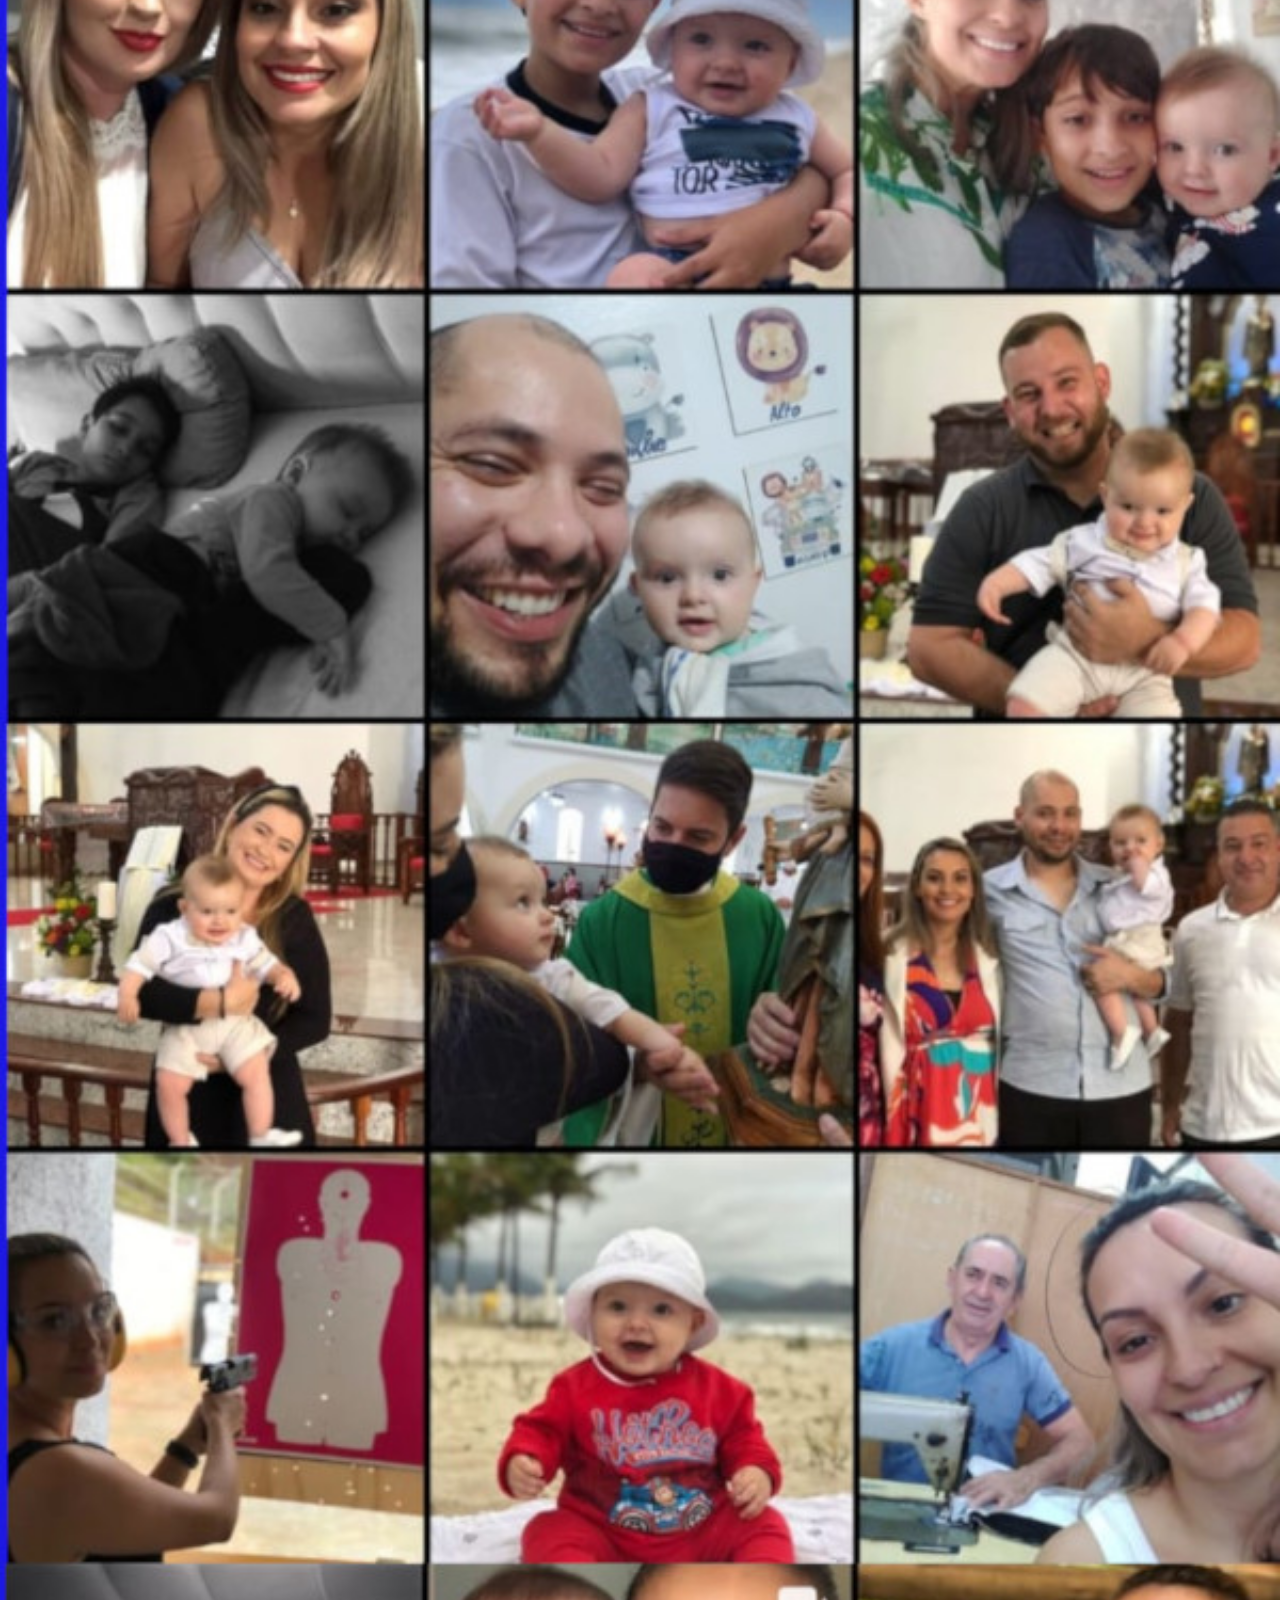
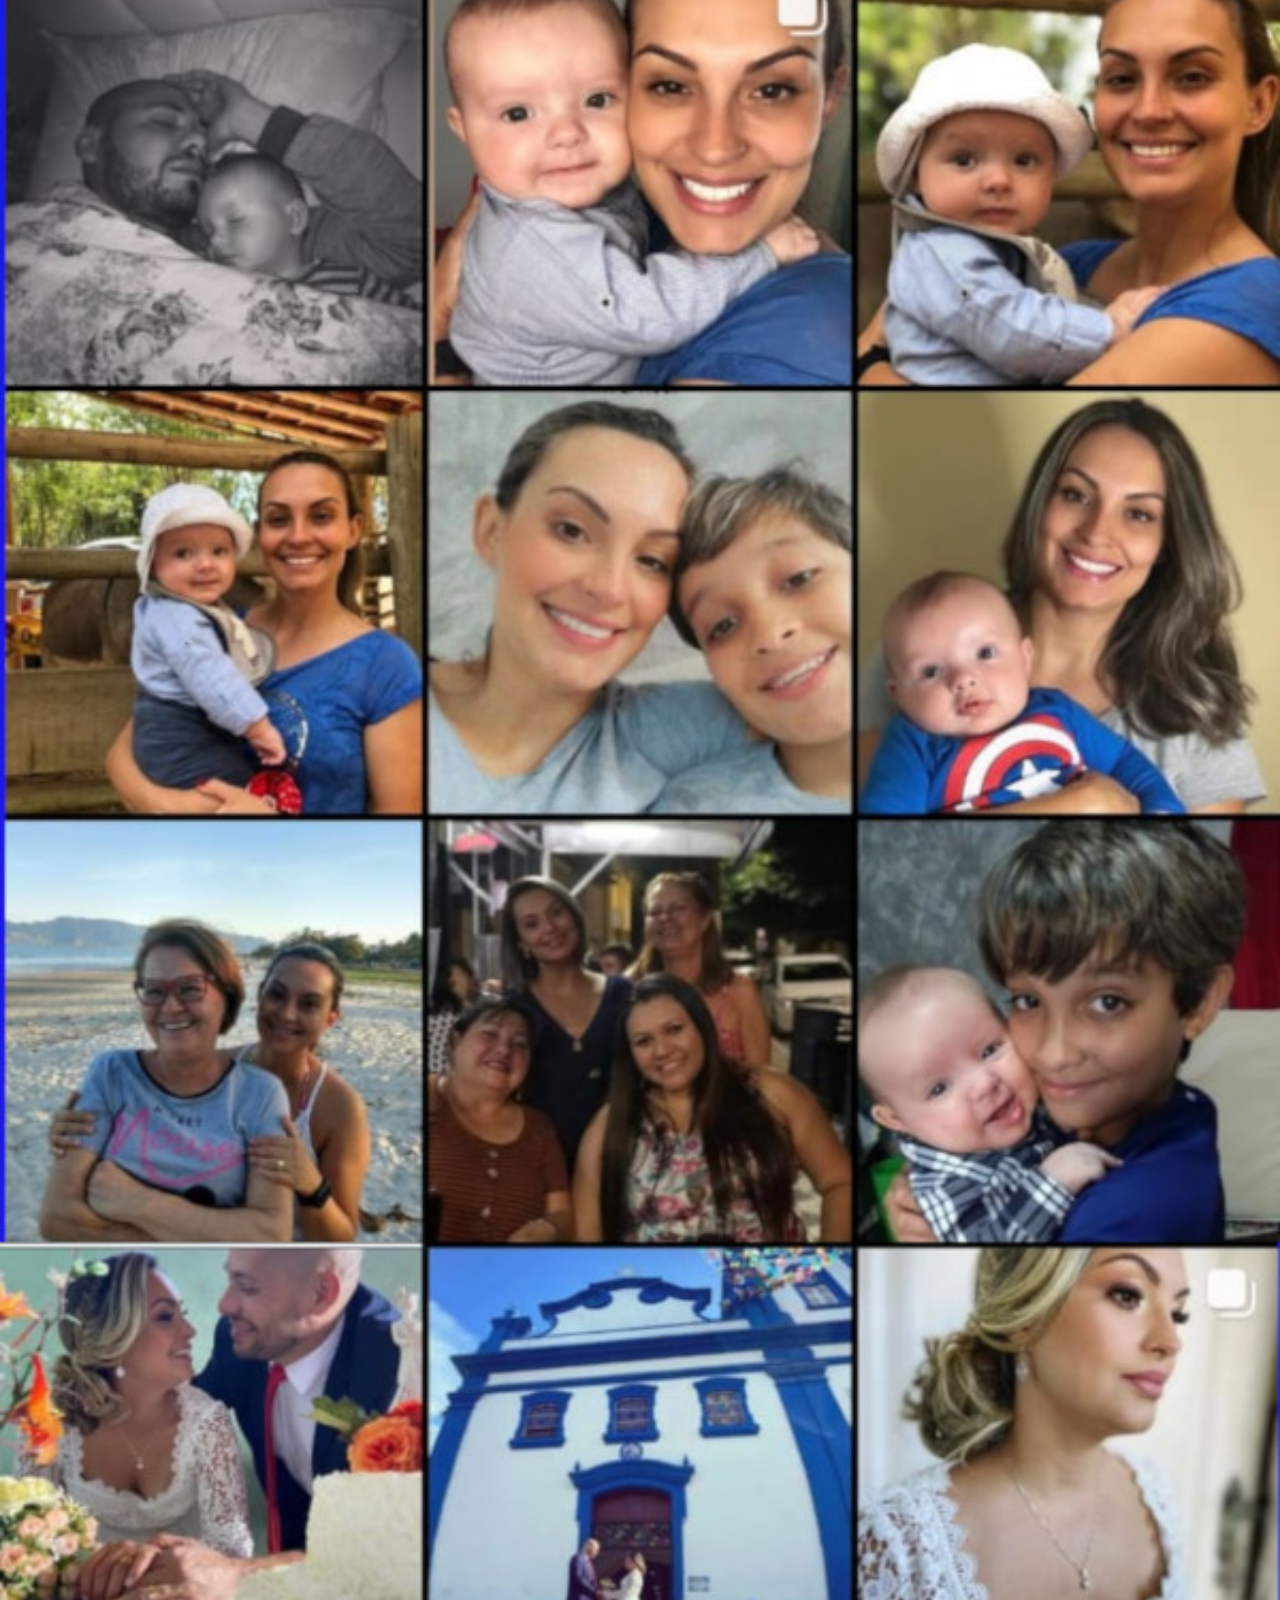
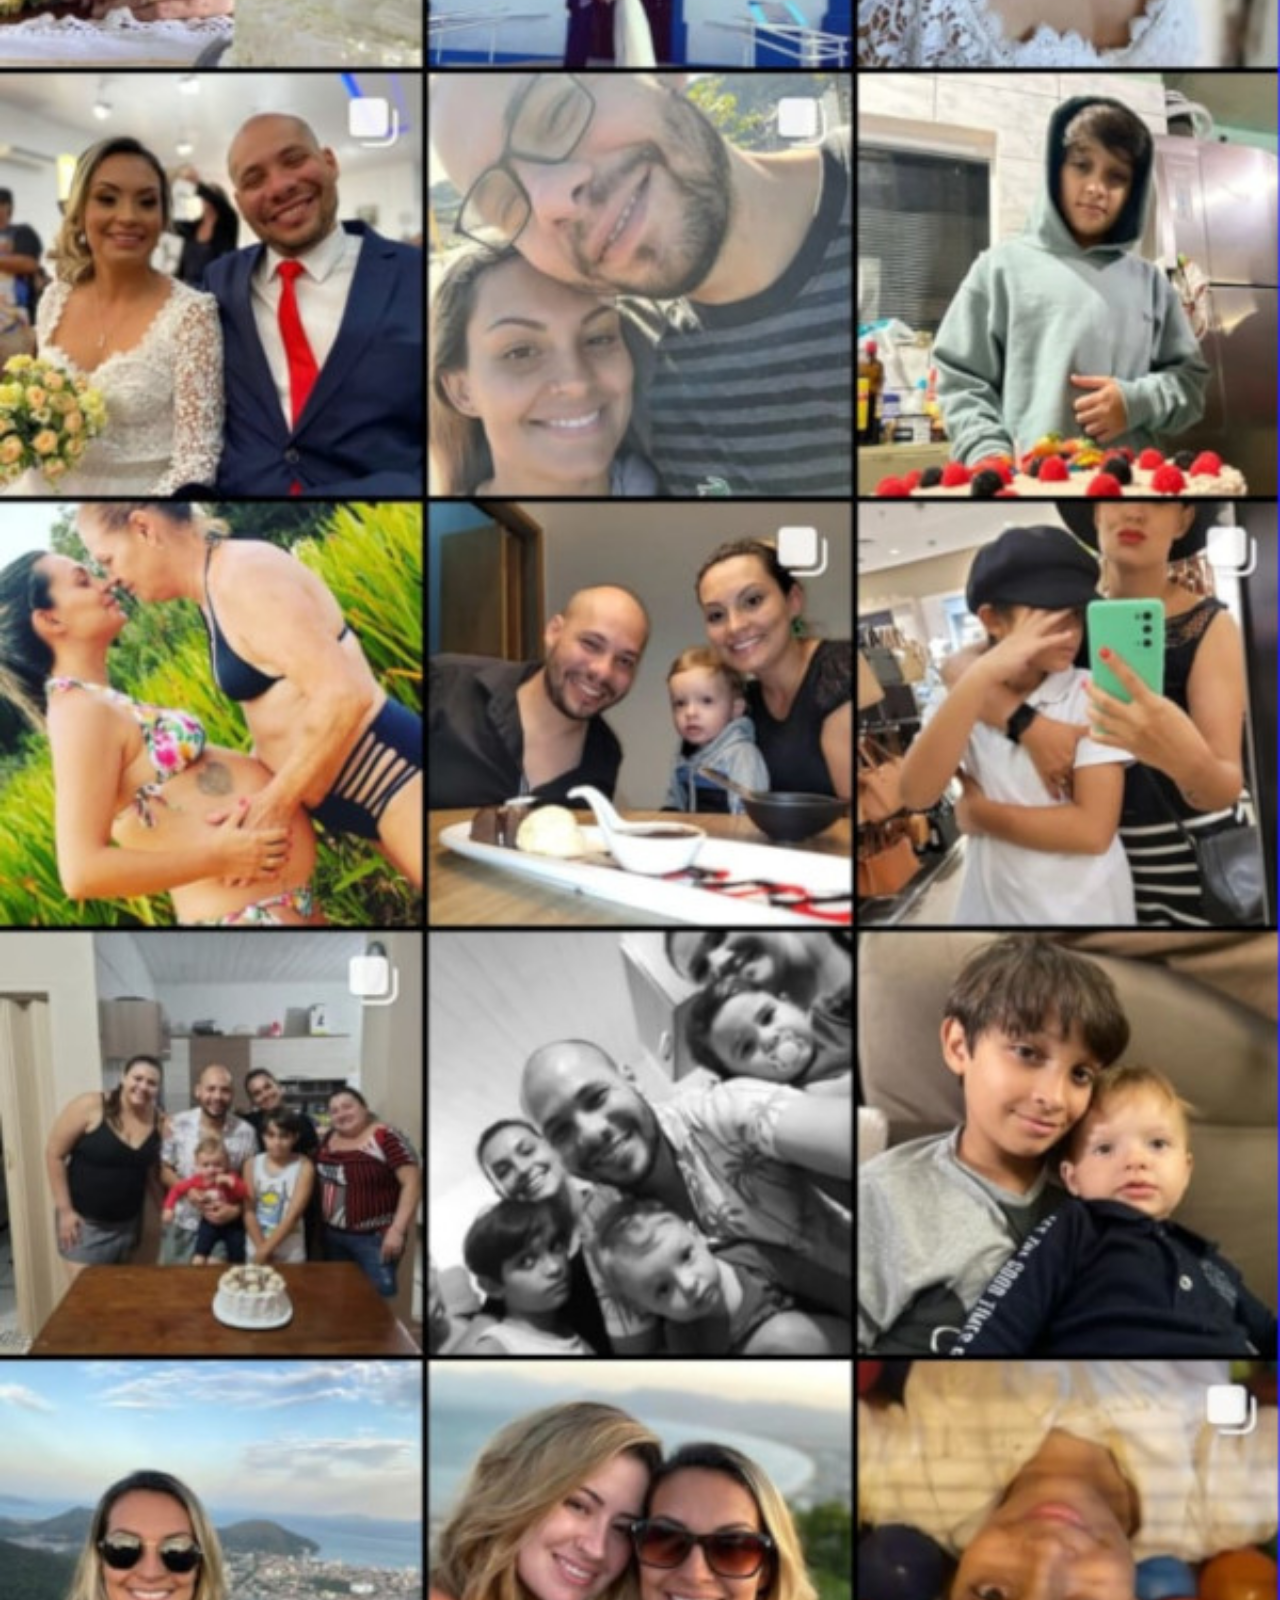
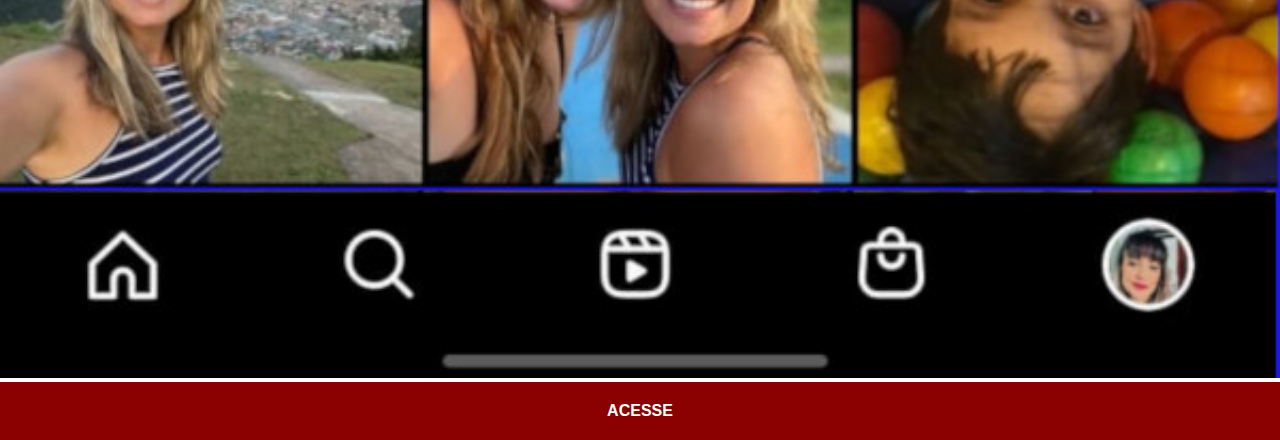
<file: insta.html>
<!DOCTYPE html>
<html lang="pt-br">
<head>
    <meta charset="UTF-8">
    <meta http-equiv="X-UA-Compatible" content="IE=edge">
    <meta name="viewport" content="width=device-width, initial-scale=1.0">
    <title>Instagram</title>

</head>
<style>
    *{ 
        margin: 0px;
        padding: 0px;
        font-family: Arial, Helvetica, sans-serif;

    }
    ::-webkit-scrollbar{
        width:0px ;
        height:0px;
    }

   img{ width: 100%;
        
    }

    a{
        display: block;
        background-color: darkred;
        color: white;
        padding: 20px;
        text-align: center;
        font-weight: bolder;
        text-decoration: none;
    }

    a:hover{
        background-color: red;
    }
</style>
<body>
    <img src="imagens/tela insta.jpg" alt="Instagram">
    <a href="https://www.instagram.com/" target="_blank">ACESSE</a>
</body>
</html>
</file>
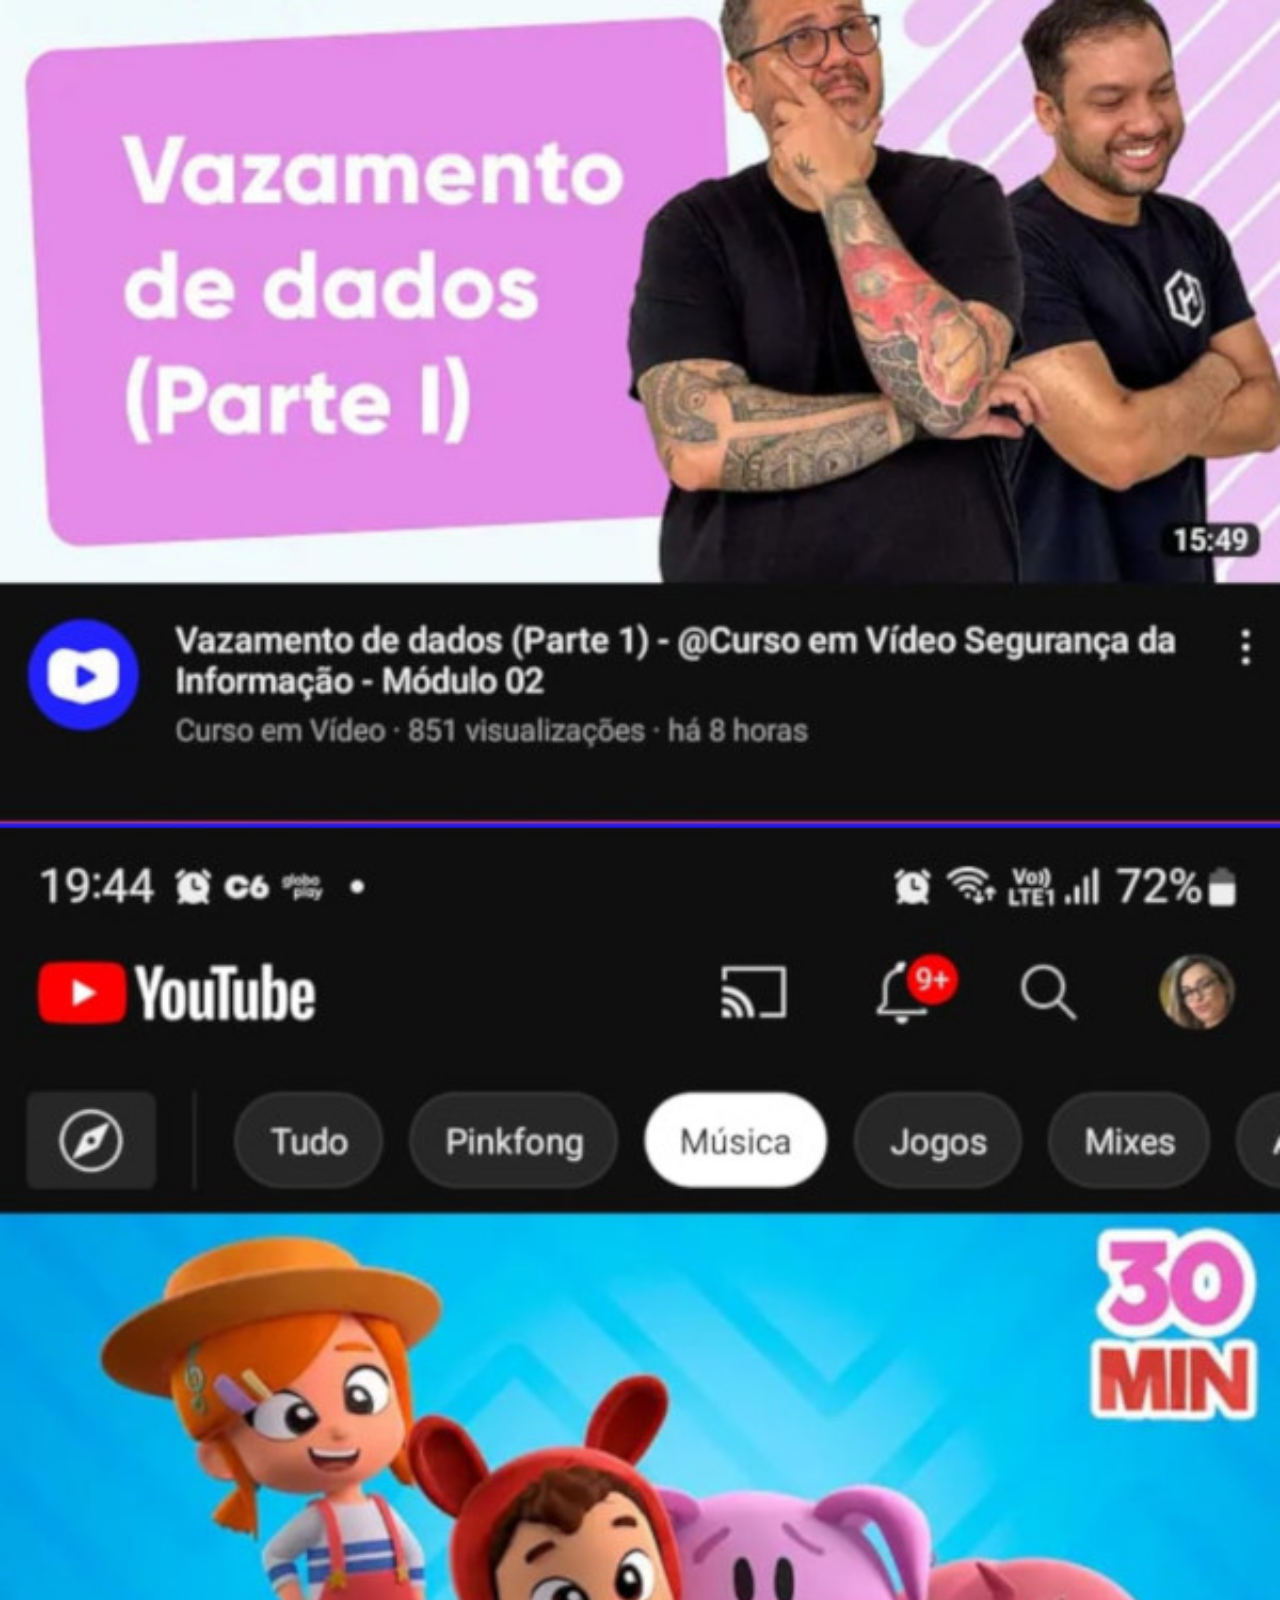
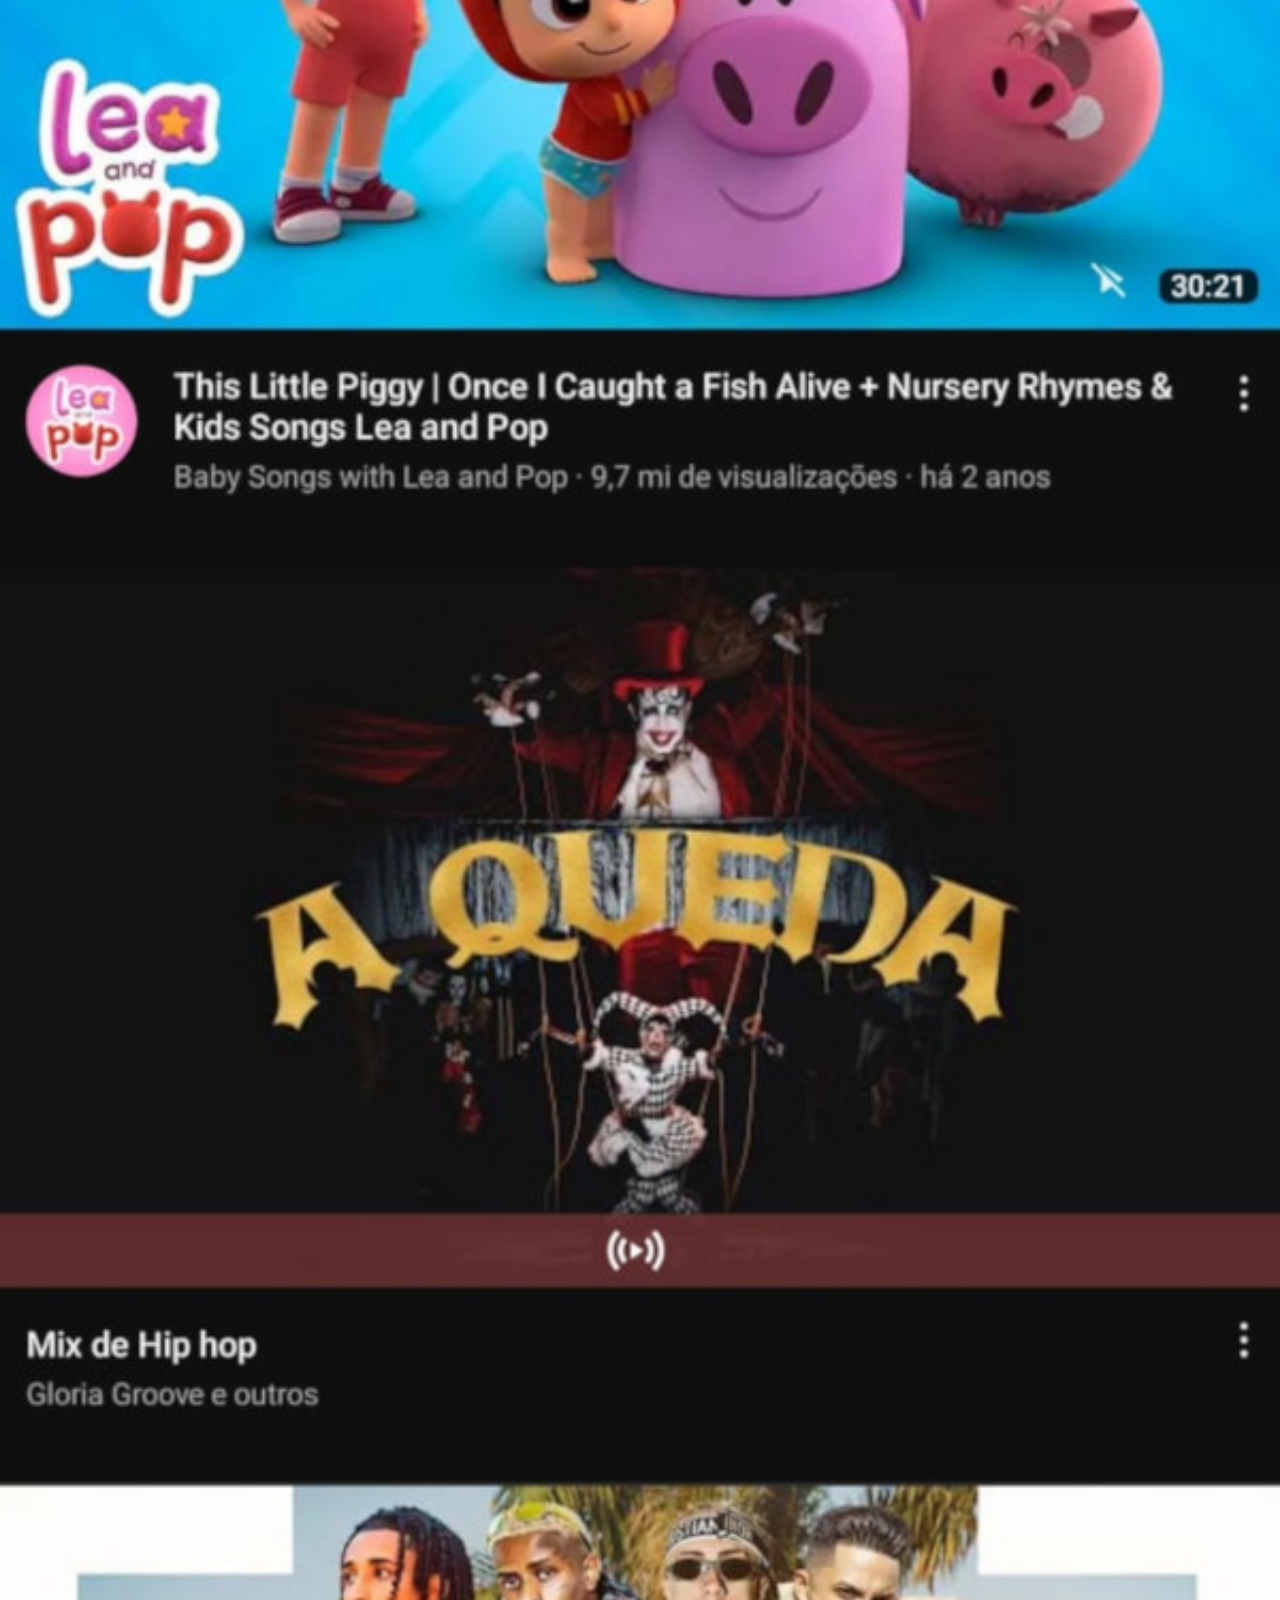
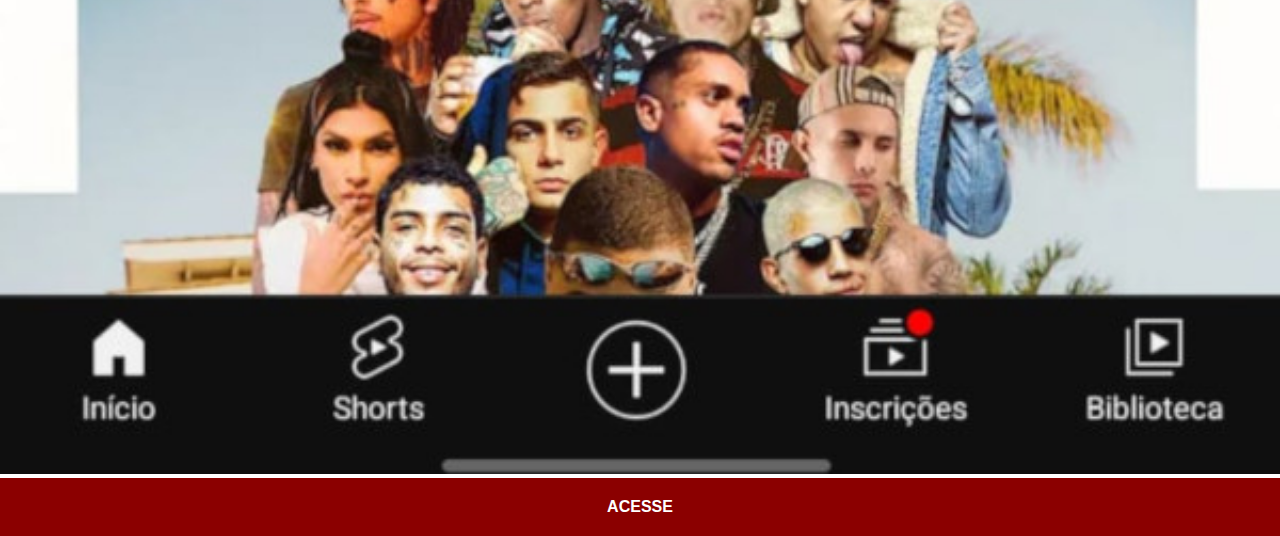
<file: You.html>
<!DOCTYPE html>
<html lang="pt-br">
<head>
    <meta charset="UTF-8">
    <meta http-equiv="X-UA-Compatible" content="IE=edge">
    <meta name="viewport" content="width=device-width, initial-scale=1.0">
    <title>Youtube</title>
    <link rel="stylesheet" href="estilos/social.css">

</head>

<body>
    <img src="imagens/youtube.jpg" alt="Youtube">
    <a href="https://www.youtube.com/channel/UCXR2WDD8d72fKWERqT9LgxA" target="_blank">ACESSE</a>
</body>
</html>
</file>
<file: estilos/style.css>
@charset "UTF-8";

*{
    margin: 0px;
    padding: 0px;
    font-family: Arial, Helvetica, sans-serif ;
}

html, body{

    height: 100%;
    width: 100%;
    background-color:black;
}

body{
background: url('../imagens/fundo-madeira.jpg') no-repeat top center;
background-size: cover;
background-attachment: fixed;
}

main{
    position: relative;
    height: 100vh;
}

section#telefone{
    position: absolute;
    top: 50%;
    left: 50%;
    transform: translate(-50%, -50%);

    height: 627px;
    width: 311px;
    background:url('../imagens/frame-iphone.png') no-repeat top ;
}

iframe#tela{
    position: relative;
    top:80px;
    left:21px;
    width:269px;
    height: 471px;
}

section#redes-sociais{
    text-align: right;
}

section#redes-sociais img {
    width: 50px;
    margin: 10px;
    border-radius:50%;
    box-shadow: 2px 2px 5px black; 
    box-sizing: border-box;
 
}
section#redes-sociais img:hover{
    border: 2px solid white;
    transform:translate(-3px -3px);
    box-shadow: 5px 5px 10px black;
    transition: transform  .3s border 1s;

}
</file>
<file: estilos/social.css>
@charset "UTF-8";

*{ 
    margin: 0px;
    padding: 0px;
    font-family: Arial, Helvetica, sans-serif;

}
::-webkit-scrollbar{
    width:0px ;
    height:0px;
}

img{ 
    width: 100%;
}

a{
    display: block;
    background-color: darkred;
    color: white;
    padding: 20px;
    text-align: center;
    font-weight: bolder;
    text-decoration: none;
}

a:hover{
    background-color: red;
}
</file>
